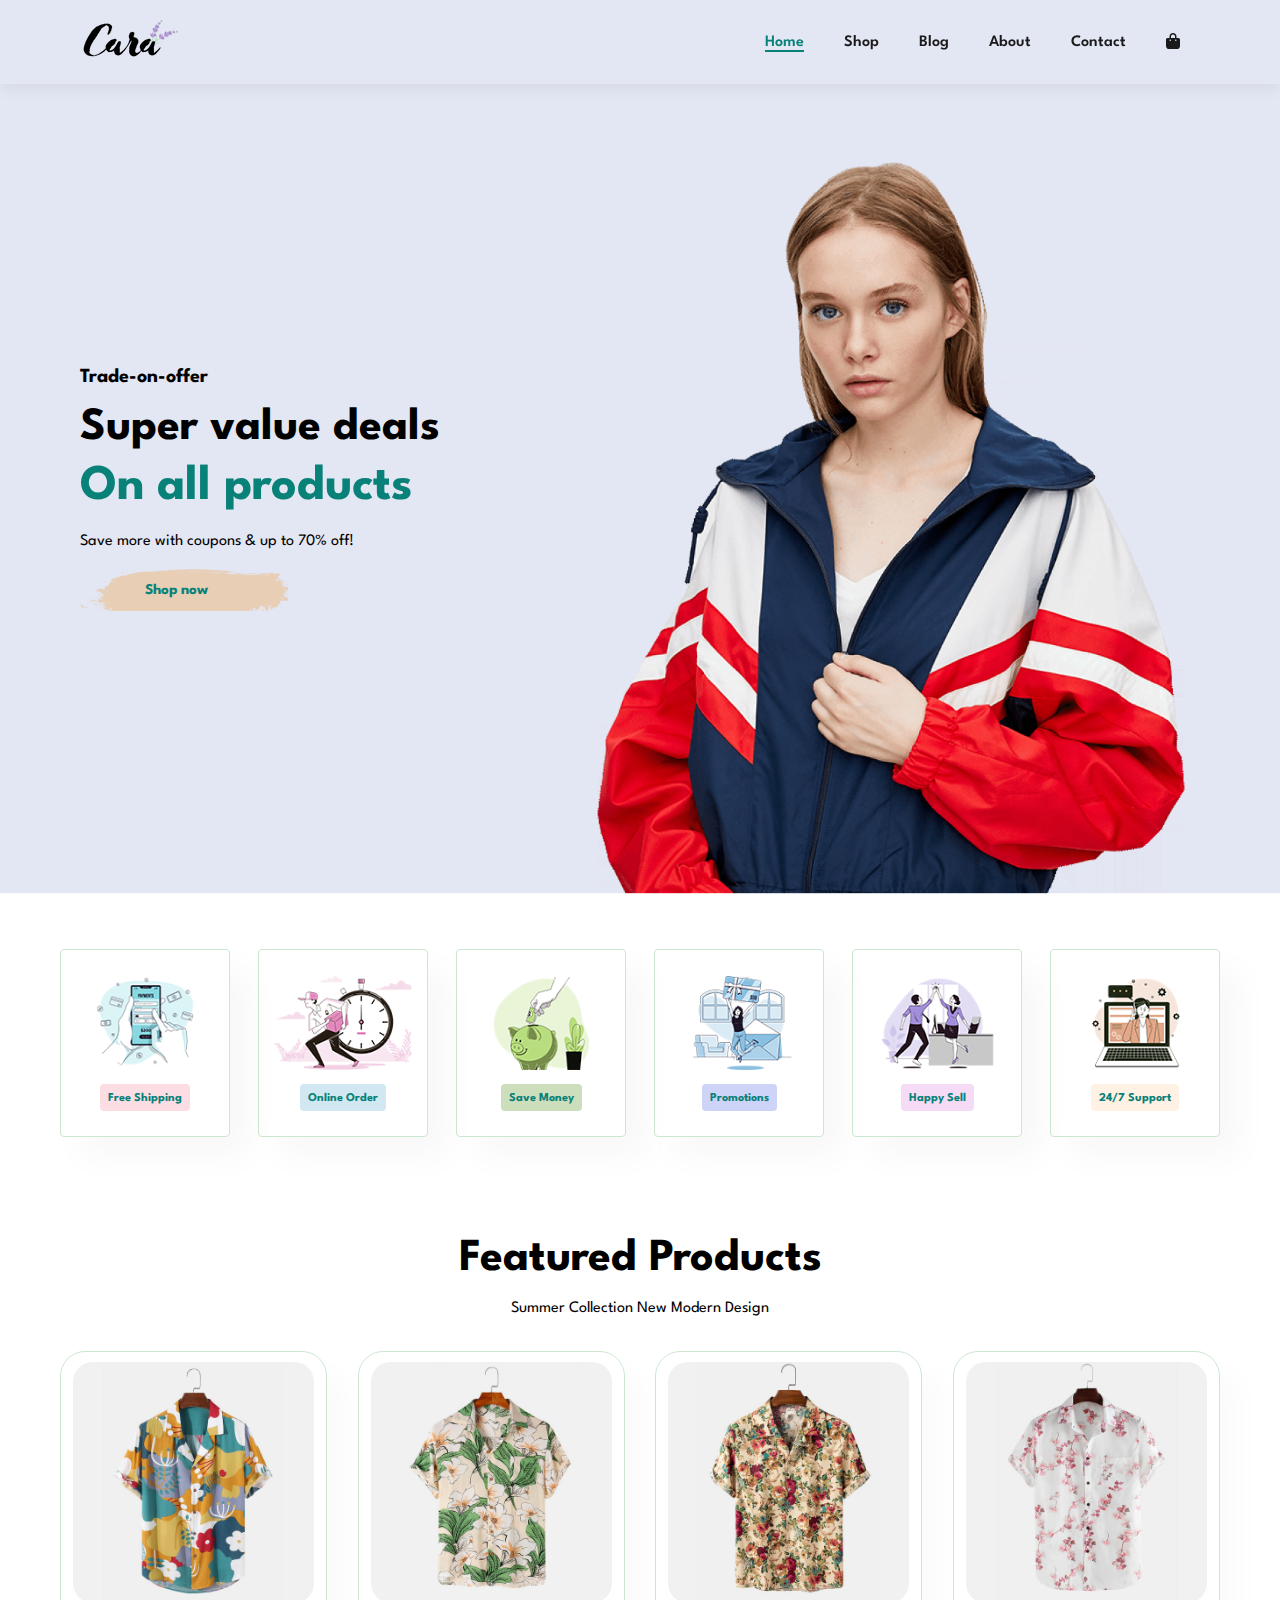
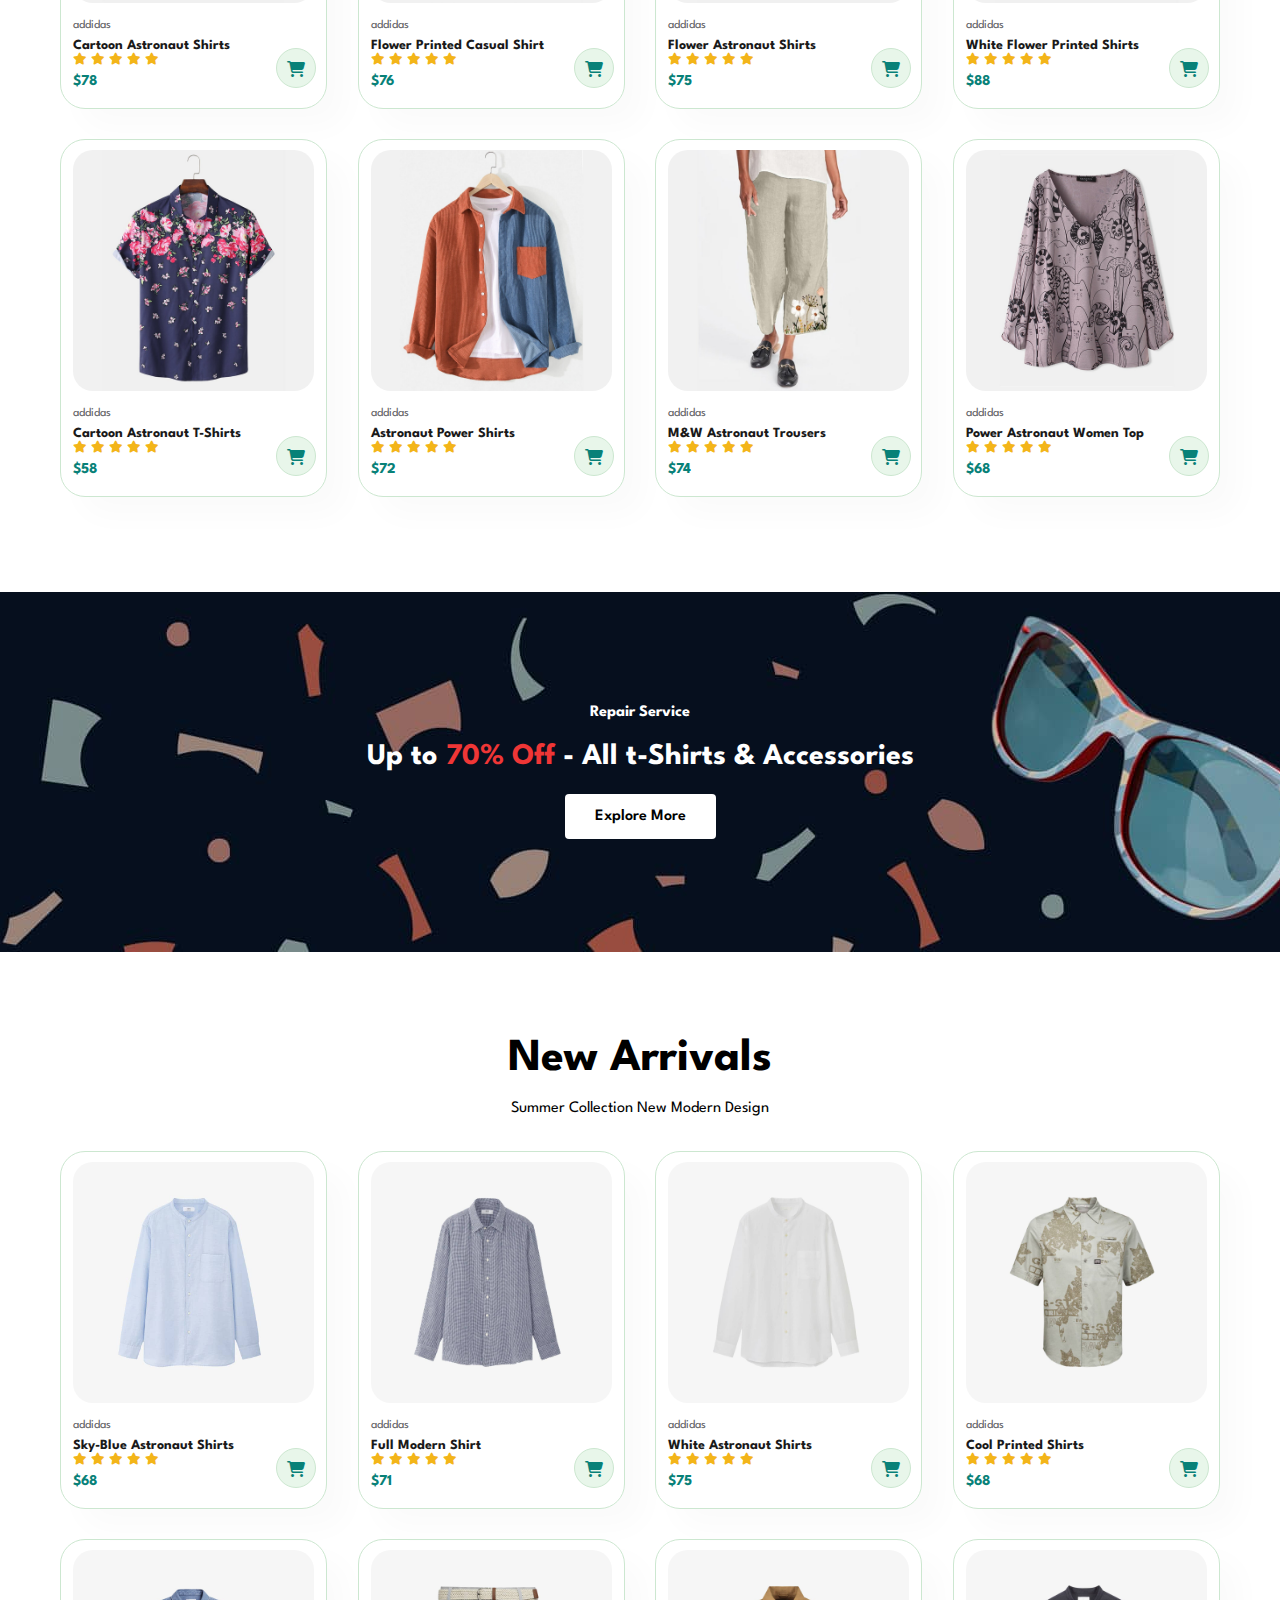
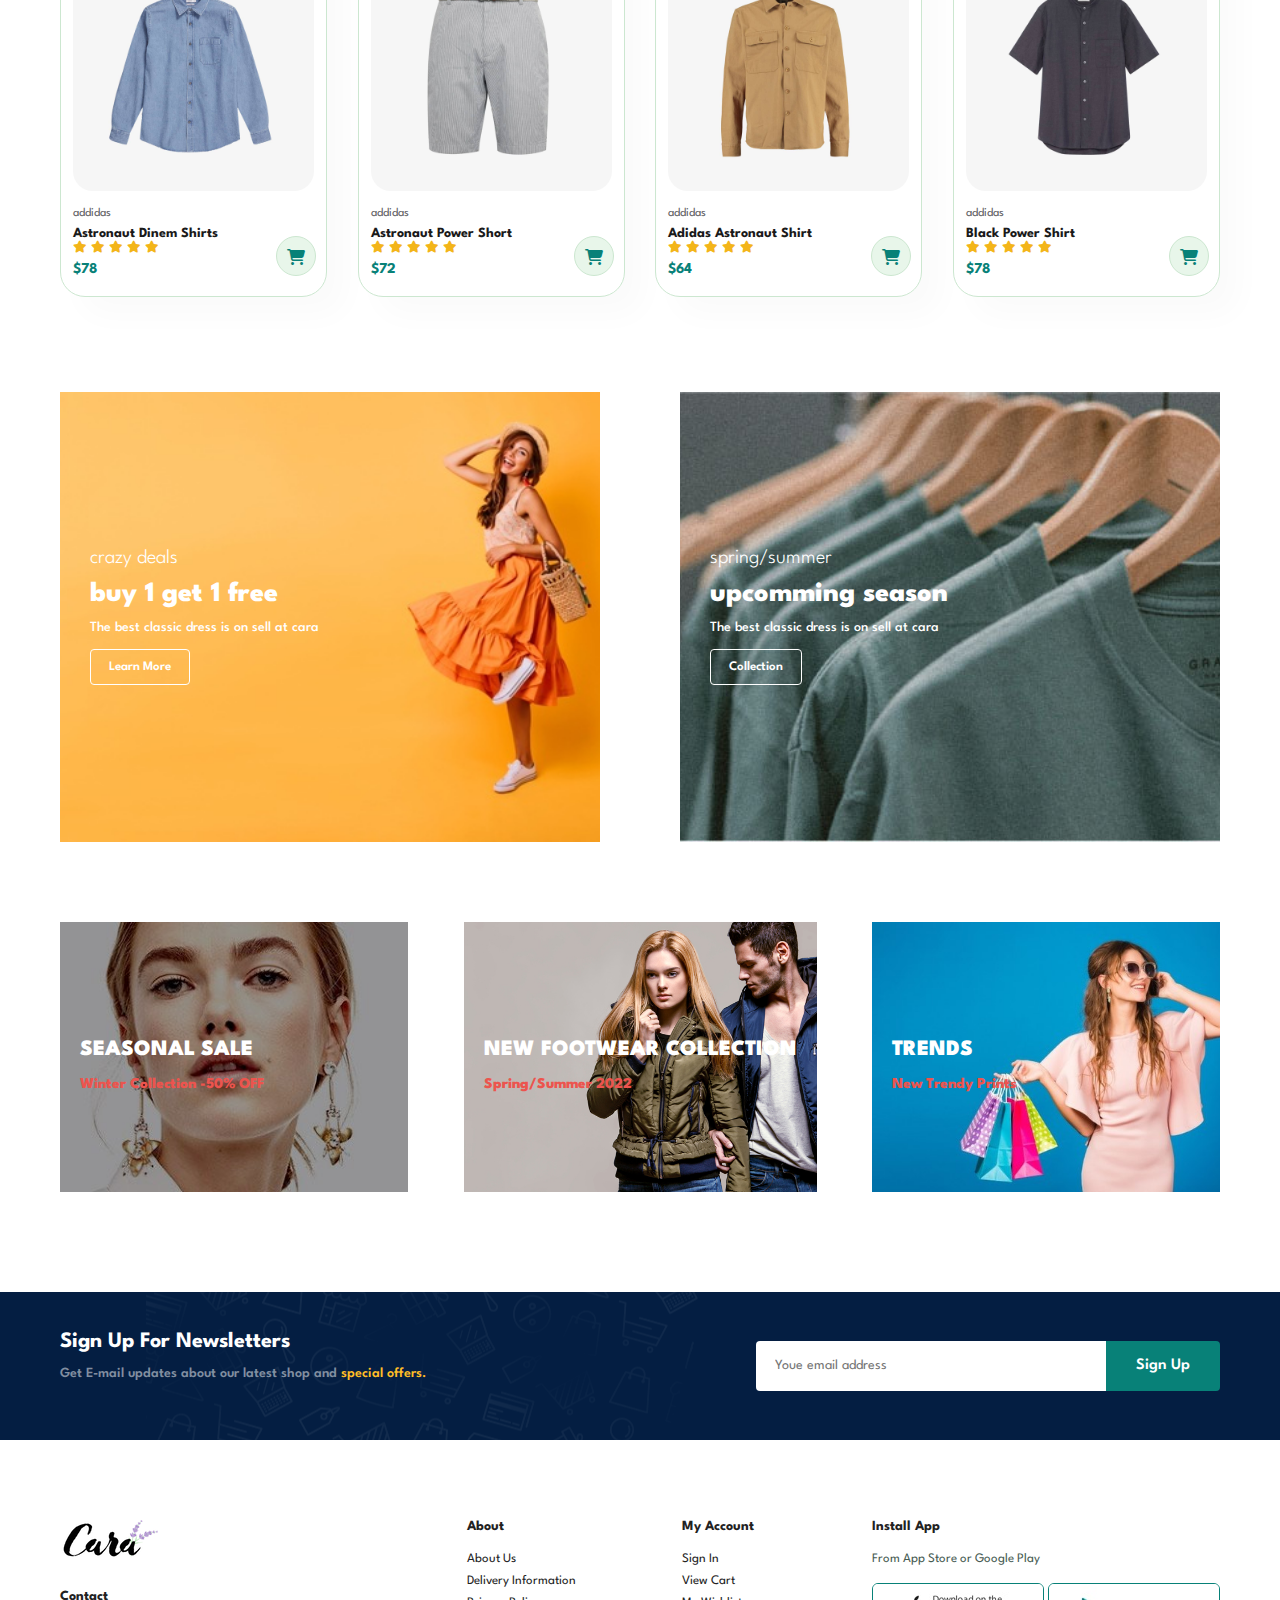
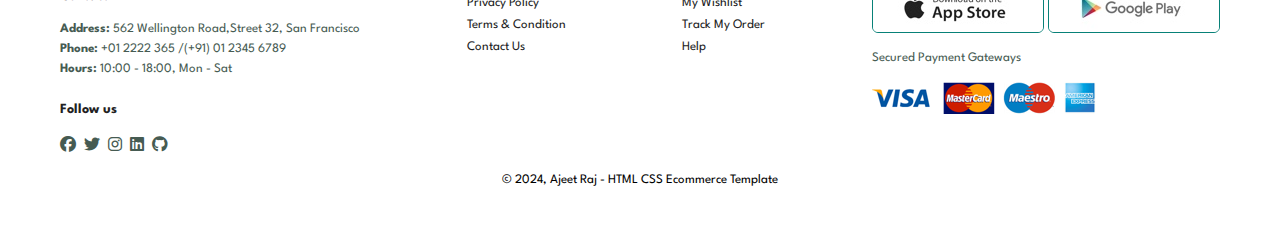
<file: index.html>
<!DOCTYPE html>
<html lang="en">
<head>
    <meta charset="UTF-8">
    <meta http-equiv="X-UA-Compatible" content="IE=edge">
    <meta name="viewport" content="width=device-width, initial-scale=1.0">
    <title>Cara-Shopping make easy </title>
    <link rel="stylesheet" href="https://cdnjs.cloudflare.com/ajax/libs/font-awesome/6.5.1/css/all.min.css"  />
    <link rel="stylesheet" href="style.css">
</head>
<body>

    <section class="header">
        <a href="#"> <img src="image/logo.png" class="logo"></a>

        <div>
            <ul class="navbar">
                <li><a class="active" href="index.html">Home</a></li>
                <li><a href="shop.html">Shop</a></li>
                <li><a href="blog.html">Blog</a></li>
                <li><a href="about.html">About</a></li>
                <li><a href="contact.html">Contact</a></li>
                <li><a class="lg-bag" href="cart.html"><i class="fa-solid fa-bag-shopping"></i></a></li>
                <a href="#" class="close"><i class="fas fa-close"></i></a>
            </ul>
        </div>
        <div class="mobile">
            <a href="cart.html"><i class="fa-solid fa-bag-shopping"></i></a>
            <i class="fas fa-outdent bar"></i>
        </div>
    </section>

    <section class="hero">
        <h4>Trade-on-offer</h4>
        <h2>Super value deals</h2>
        <h1>On all products</h1>
        <p>Save more with coupons & up to 70% off!</p>
        <button>Shop now</button>
    </section>

    <section class="feature  section-p1">
        <div class="fe-box">
            <img src="image/feature/f1.png" alt="">
            <h6>Free Shipping</h6>
        </div>
        <div class="fe-box">
            <img src="image/feature/f2.png" alt="">
            <h6>Online Order</h6>
        </div>
        <div class="fe-box">
            <img src="image/feature/f3.png" alt="">
            <h6>Save Money</h6>
        </div>
        <div class="fe-box">
            <img src="image/feature/f4.png" alt="">
            <h6>Promotions</h6>
        </div>
        <div class="fe-box">
            <img src="image/feature/f5.png" alt="">
            <h6>Happy Sell</h6>
        </div>
        <div class="fe-box">
            <img src="image/feature/f6.png" alt="">
            <h6>24/7 Support</h6>
        </div>
    
    </section>
    
    <section class="product1  section-p1" >
        <h2>Featured Products</h2>
        <p>Summer Collection New Modern Design</p>
        <div class="pro-container">
            <div class="pro">
                <img src="image/New folder/f1.jpg" alt="">
                <div class="des">
                    <span>addidas</span>
                    <h5>Cartoon Astronaut Shirts</h5>
                    <div class="star">
                        <i class="fas fa-star"></i>
                        <i class="fas fa-star"></i>
                        <i class="fas fa-star"></i>
                        <i class="fas fa-star"></i>
                        <i class="fas fa-star"></i>
                    </div>
                    <h4>$78</h4>
                </div>
                <a href="#"><i class="fa-solid fa-cart-shopping cart"></i></a>
            </div>
            <div class="pro">
                <img src="image/New folder/f2.jpg" alt="">
                <div class="des">
                    <span>addidas</span>
                    <h5> Flower Printed Casual Shirt</h5>
                    <div class="star">
                        <i class="fas fa-star"></i>
                        <i class="fas fa-star"></i>
                        <i class="fas fa-star"></i>
                        <i class="fas fa-star"></i>
                        <i class="fas fa-star"></i>
                    </div>
                    <h4>$76</h4>
                </div>
                <a href="#"><i class="fa-solid fa-cart-shopping cart"></i></a>
            </div>
            <div class="pro">
                <img src="image/New folder/f3.jpg" alt="">
                <div class="des">
                    <span>addidas</span>
                    <h5>Flower Astronaut Shirts</h5>
                    <div class="star">
                        <i class="fas fa-star"></i>
                        <i class="fas fa-star"></i>
                        <i class="fas fa-star"></i>
                        <i class="fas fa-star"></i>
                        <i class="fas fa-star"></i>
                    </div>
                    <h4>$75</h4>
                </div>
                <a href="#"><i class="fa-solid fa-cart-shopping cart"></i></a>
            </div>
            <div class="pro">
                <img src="image/New folder/f4.jpg" alt="">
                <div class="des">
                    <span>addidas</span>
                    <h5>White Flower Printed Shirts</h5>
                    <div class="star">
                        <i class="fas fa-star"></i>
                        <i class="fas fa-star"></i>
                        <i class="fas fa-star"></i>
                        <i class="fas fa-star"></i>
                        <i class="fas fa-star"></i>
                    </div>
                    <h4>$88</h4>
                </div>
                <a href="#"><i class="fa-solid fa-cart-shopping cart"></i></a>
            </div>
            <div class="pro">
                <img src="image/New folder/f5.jpg" alt="">
                <div class="des">
                    <span>addidas</span>
                    <h5>Cartoon Astronaut T-Shirts</h5>
                    <div class="star">
                        <i class="fas fa-star"></i>
                        <i class="fas fa-star"></i>
                        <i class="fas fa-star"></i>
                        <i class="fas fa-star"></i>
                        <i class="fas fa-star"></i>
                    </div>
                    <h4>$58</h4>
                </div>
                <a href="#"><i class="fa-solid fa-cart-shopping cart"></i></a>
            </div>
            <div class="pro">
                <img src="image/New folder/f6.jpg" alt="">
                <div class="des">
                    <span>addidas</span>
                    <h5>Astronaut Power Shirts</h5>
                    <div class="star">
                        <i class="fas fa-star"></i>
                        <i class="fas fa-star"></i>
                        <i class="fas fa-star"></i>
                        <i class="fas fa-star"></i>
                        <i class="fas fa-star"></i>
                    </div>
                    <h4>$72</h4>
                </div>
                <a href="#"><i class="fa-solid fa-cart-shopping cart"></i></a>
            </div>
            <div class="pro">
                <img src="image/New folder/f7.jpg" alt="">
                <div class="des">
                    <span>addidas</span>
                    <h5>M&W Astronaut Trousers</h5>
                    <div class="star">
                        <i class="fas fa-star"></i>
                        <i class="fas fa-star"></i>
                        <i class="fas fa-star"></i>
                        <i class="fas fa-star"></i>
                        <i class="fas fa-star"></i>
                    </div>
                    <h4>$74</h4>
                </div>
                <a href="#"><i class="fa-solid fa-cart-shopping cart"></i></a>
            </div>
            <div class="pro">
                <img src="image/New folder/f8.jpg" alt="">
                <div class="des">
                    <span>addidas</span>
                    <h5>Power Astronaut Women Top</h5>
                    <div class="star">
                        <i class="fas fa-star"></i>
                        <i class="fas fa-star"></i>
                        <i class="fas fa-star"></i>
                        <i class="fas fa-star"></i>
                        <i class="fas fa-star"></i>
                    </div>
                    <h4>$68</h4>
                </div>
                <a href="#"><i class="fa-solid fa-cart-shopping cart"></i></a>
            </div>
        </div>
    </section>

    <section class="banner section-m1">
        <h4>Repair Service</h4>
        <h2>Up to <span>70% Off</span> - All t-Shirts & Accessories</h2>
        <button class="normal">Explore More</button>
    </section>

    <section class="product1  section-p1" >
        <h2>New Arrivals</h2>
        <p>Summer Collection New Modern Design</p>
        <div class="pro-container">
            <div class="pro">
                <img src="image/New folder/n1.jpg" alt="">
                <div class="des">
                    <span>addidas</span>
                    <h5>Sky-Blue Astronaut Shirts</h5>
                    <div class="star">
                        <i class="fas fa-star"></i>
                        <i class="fas fa-star"></i>
                        <i class="fas fa-star"></i>
                        <i class="fas fa-star"></i>
                        <i class="fas fa-star"></i>
                    </div>
                    <h4>$68</h4>
                </div>
                <a href="#"><i class="fa-solid fa-cart-shopping cart"></i></a>
            </div>
            <div class="pro">
                <img src="image/New folder/n2.jpg" alt="">
                <div class="des">
                    <span>addidas</span>
                    <h5>Full Modern Shirt</h5>
                    <div class="star">
                        <i class="fas fa-star"></i>
                        <i class="fas fa-star"></i>
                        <i class="fas fa-star"></i>
                        <i class="fas fa-star"></i>
                        <i class="fas fa-star"></i>
                    </div>
                    <h4>$71</h4>
                </div>
                <a href="#"><i class="fa-solid fa-cart-shopping cart"></i></a>
            </div>
            <div class="pro">
                <img src="image/New folder/n3.jpg" alt="">
                <div class="des">
                    <span>addidas</span>
                    <h5>White Astronaut Shirts</h5>
                    <div class="star">
                        <i class="fas fa-star"></i>
                        <i class="fas fa-star"></i>
                        <i class="fas fa-star"></i>
                        <i class="fas fa-star"></i>
                        <i class="fas fa-star"></i>
                    </div>
                    <h4>$75</h4>
                </div>
                <a href="#"><i class="fa-solid fa-cart-shopping cart"></i></a>
            </div>
            <div class="pro">
                <img src="image/New folder/n4.jpg" alt="">
                <div class="des">
                    <span>addidas</span>
                    <h5>Cool Printed Shirts</h5>
                    <div class="star">
                        <i class="fas fa-star"></i>
                        <i class="fas fa-star"></i>
                        <i class="fas fa-star"></i>
                        <i class="fas fa-star"></i>
                        <i class="fas fa-star"></i>
                    </div>
                    <h4>$68</h4>
                </div>
                <a href="#"><i class="fa-solid fa-cart-shopping cart"></i></a>
            </div>
            <div class="pro">
                <img src="image/New folder/n5.jpg" alt="">
                <div class="des">
                    <span>addidas</span>
                    <h5>Astronaut Dinem Shirts</h5>
                    <div class="star">
                        <i class="fas fa-star"></i>
                        <i class="fas fa-star"></i>
                        <i class="fas fa-star"></i>
                        <i class="fas fa-star"></i>
                        <i class="fas fa-star"></i>
                    </div>
                    <h4>$78</h4>
                </div>
                <a href="#"><i class="fa-solid fa-cart-shopping cart"></i></a>
            </div>
            <div class="pro">
                <img src="image/New folder/n6.jpg" alt="">
                <div class="des">
                    <span>addidas</span>
                    <h5>Astronaut Power Short</h5>
                    <div class="star">
                        <i class="fas fa-star"></i>
                        <i class="fas fa-star"></i>
                        <i class="fas fa-star"></i>
                        <i class="fas fa-star"></i>
                        <i class="fas fa-star"></i>
                    </div>
                    <h4>$72</h4>
                </div>
                <a href="#"><i class="fa-solid fa-cart-shopping cart"></i></a>
            </div>
            <div class="pro">
                <img src="image/New folder/n7.jpg" alt="">
                <div class="des">
                    <span>addidas</span>
                    <h5>Adidas Astronaut Shirt</h5>
                    <div class="star">
                        <i class="fas fa-star"></i>
                        <i class="fas fa-star"></i>
                        <i class="fas fa-star"></i>
                        <i class="fas fa-star"></i>
                        <i class="fas fa-star"></i>
                    </div>
                    <h4>$64</h4>
                </div>
                <a href="#"><i class="fa-solid fa-cart-shopping cart"></i></a>
            </div>
            <div class="pro">
                <img src="image/New folder/n8.jpg" alt="">
                <div class="des">
                    <span>addidas</span>
                    <h5>Black Power Shirt</h5>
                    <div class="star">
                        <i class="fas fa-star"></i>
                        <i class="fas fa-star"></i>
                        <i class="fas fa-star"></i>
                        <i class="fas fa-star"></i>
                        <i class="fas fa-star"></i>
                    </div>
                    <h4>$78</h4>
                </div>
                <a href="#"><i class="fa-solid fa-cart-shopping cart"></i></a>
            </div>
        </div>
    </section>

    <section class="sm-banner  section-p1">
        <div class="banner-box">
            <h4>crazy deals</h4>
            <h2>buy 1 get 1 free</h2>
            <span>The best classic dress is on sell at cara</span>
            <button class="white">Learn More</button>
        </div>
        <div class="banner-box banner-box2">
            <h4>spring/summer</h4>
            <h2>upcomming season</h2>
            <span>The best classic dress is on sell at cara</span>
            <button class="white">Collection</button>
        </div>
    </section>

    <section class="banner3  section-p1">
        <div class="banner-box">
            <h2>SEASONAL SALE</h2>
            <h3>Winter Collection -50% OFF</h3>
        </div>
        <div class="banner-box banner-box2">
            <h2>NEW FOOTWEAR COLLECTION</h2>
            <h3>Spring/Summer 2022</h3>
        </div>
        <div class="banner-box banner-box3">
            <h2>TRENDS</h2>
            <h3>New Trendy Prints</h3>
        </div>
    </section>

    <section class="newsletter section-m1 section-p1">
        <div class="newstext">
            <h4>Sign Up For Newsletters</h4>
            <p>Get E-mail updates about our latest shop and <span>special offers.</span>
            </p>
        </div>
        <div class="form">
            <input type="text" placeholder="Youe email address">
            <button class="normal">Sign Up</button>
        </div>
    </section>

    <footer class="section-p1">
        <div class="col">
            <img class="logo" src="image/logo.png" alt="">
            <h4>Contact</h4>
            <p><strong>Address: </strong> 562 Wellington Road,Street 32, San Francisco</p>
            <p><strong>Phone: </strong> +01 2222 365 /(+91) 01 2345 6789</p>
            <p><strong>Hours: </strong> 10:00 - 18:00, Mon - Sat</p>
            <div class="follow">
                <h4>Follow us</h4>
                <div class="icon">
                    <i class="fab fa-facebook"></i>
                    <i class="fab fa-twitter"></i>
                    <i class="fab fa-instagram"></i>
                    <i class="fab fa-linkedin"></i>
                    <i class="fab fa-github"></i>
                </div>
            </div>

        </div>
        <div class="col">
            <h4>About</h4>
            <a href="#">About Us</a>
            <a href="#">Delivery Information</a>
            <a href="#">Privacy Policy</a>
            <a href="#">Terms & Condition</a>
            <a href="#">Contact Us</a>
        </div>

        <div class="col">
            <h4>My Account</h4>
            <a href="#">Sign In</a>
            <a href="#">View Cart</a>
            <a href="#">My Wishlist</a>
            <a href="#">Track My Order</a>
            <a href="#">Help</a>
        </div>
        <div class="col install">
            <h4>Install App</h4>
            <p>From App Store or Google Play</p>
            <div class="row">
                <img src="image/pay/app.jpg" alt="">
                <img src="image/pay/play.jpg" alt="">
            </div>
            <p>Secured Payment Gateways</p>
            <img src="image/pay/pay.png" alt="">
        </div>
        <div class="copyright">
            <p>© 2024, Ajeet Raj - HTML CSS Ecommerce Template</p>
        </div>
    </footer>

</body>
<script src="script.js"></script>

</html>
</file>
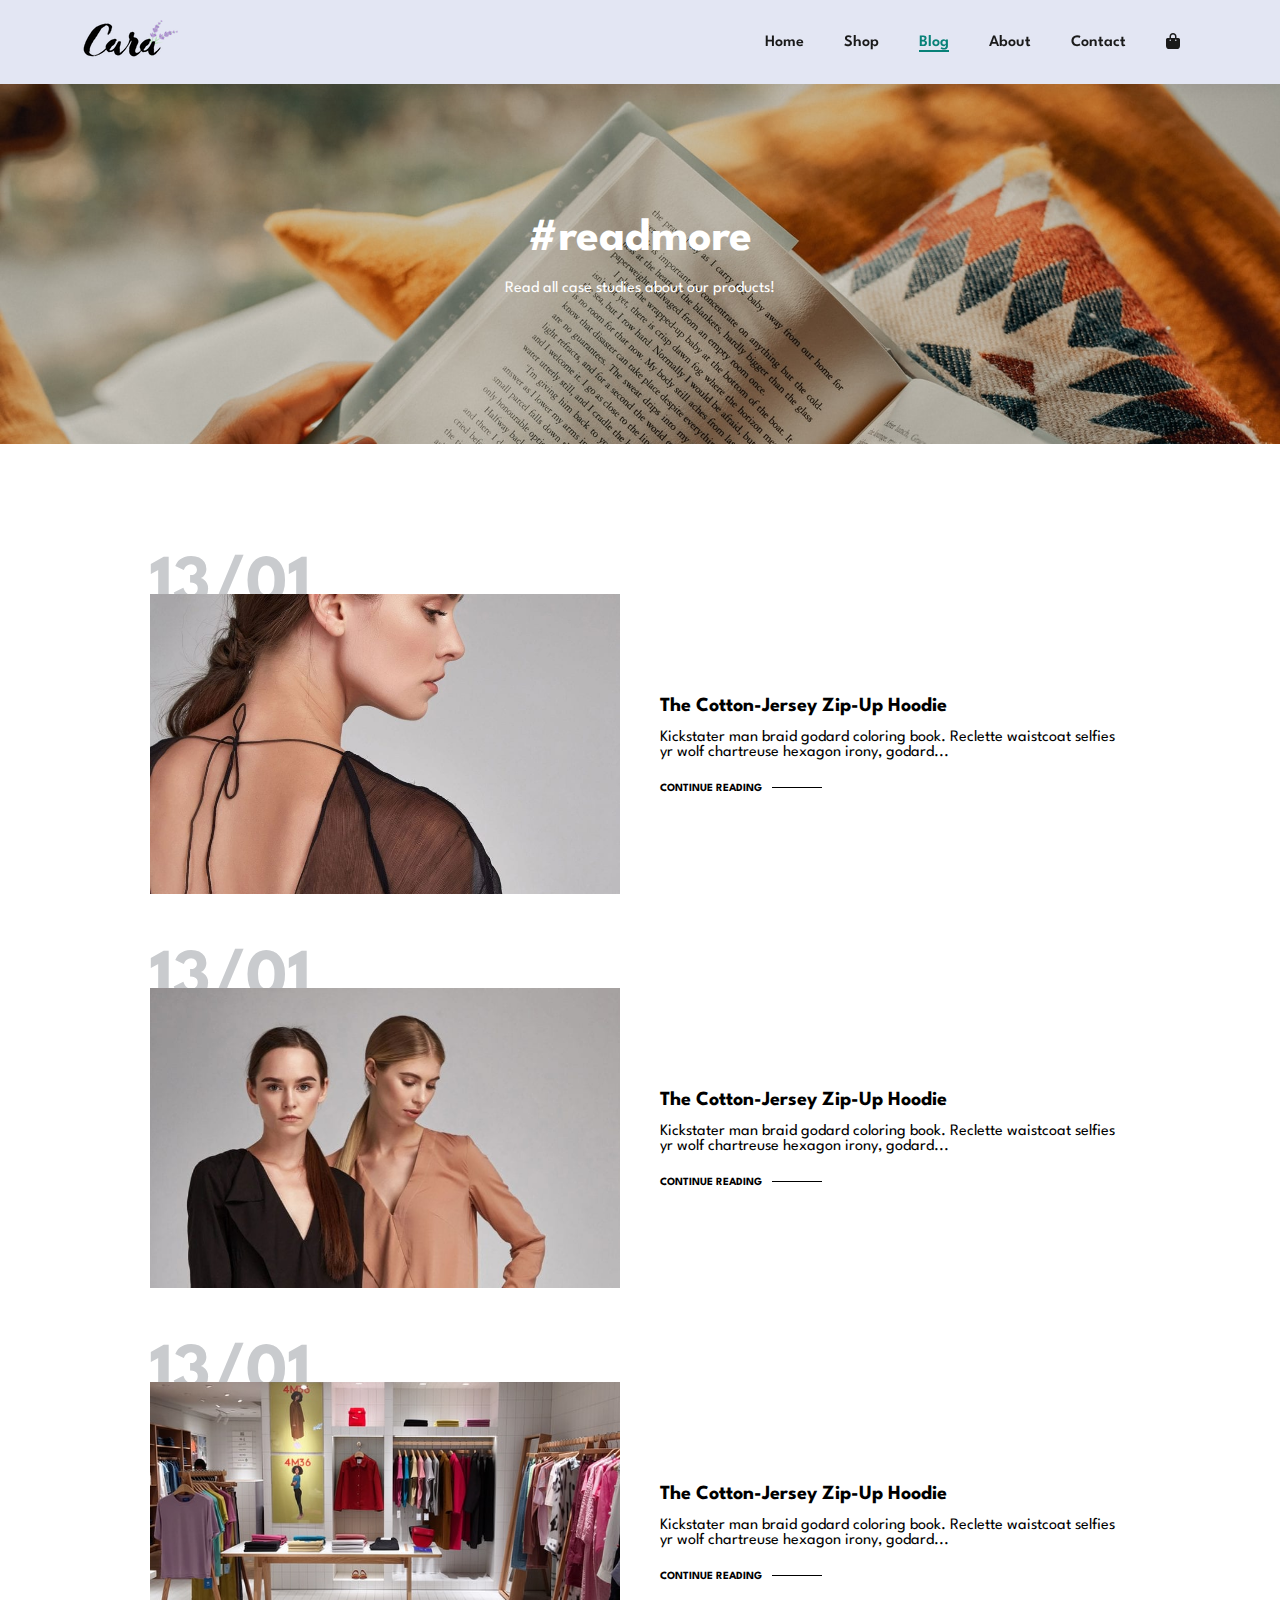
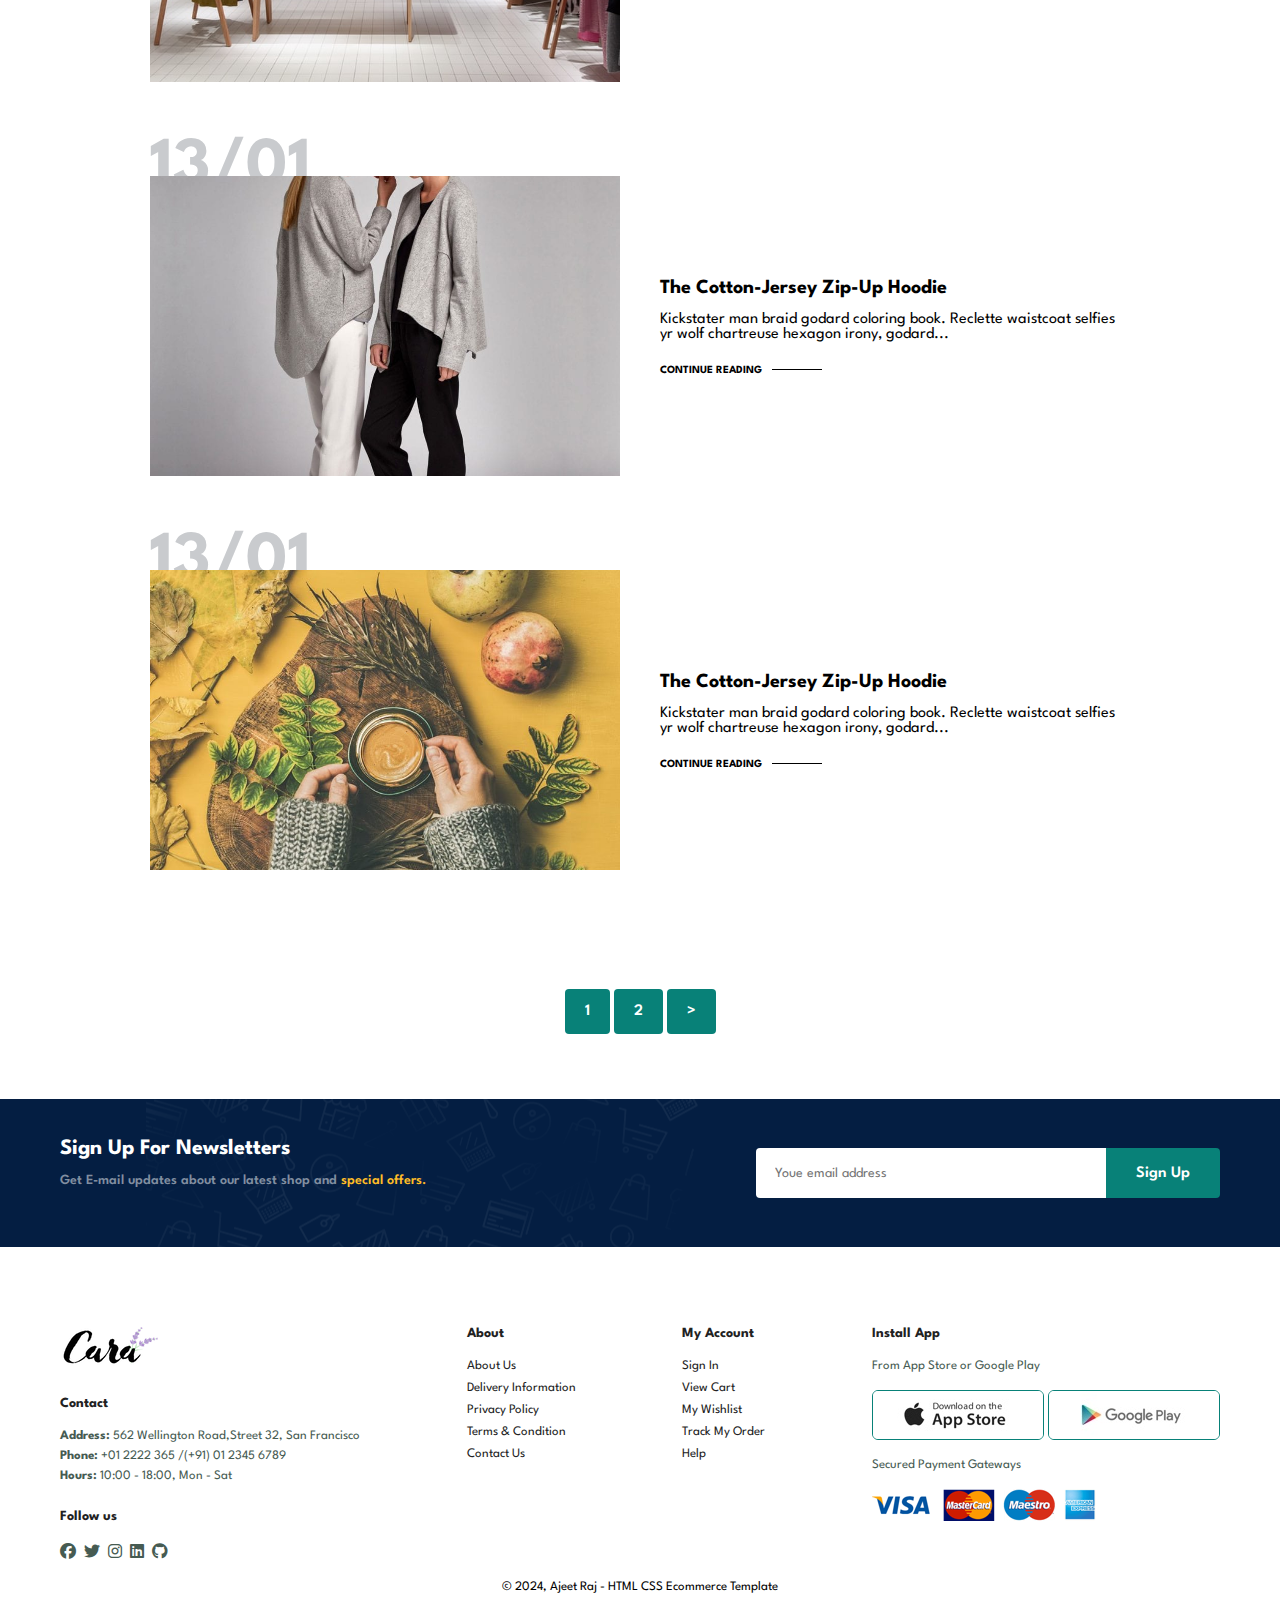
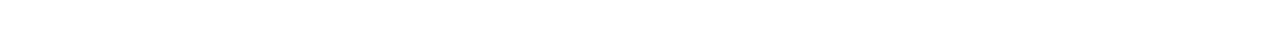
<file: blog.html>
<!DOCTYPE html>
<html lang="en">

<head>
    <meta charset="UTF-8">
    <meta http-equiv="X-UA-Compatible" content="IE=edge">
    <meta name="viewport" content="width=device-width, initial-scale=1.0">
    <title>Blog-Cara Shopping</title>
    <link rel="stylesheet" href="https://cdnjs.cloudflare.com/ajax/libs/font-awesome/6.5.1/css/all.min.css" />
    <link rel="stylesheet" href="style.css">
</head>

<body>

    <section class="header">
        <a href="#"> <img src="image/logo.png" class="logo"></a>

        <div>
            <ul class="navbar">
                <li><a href="index.html">Home</a></li>
                <li><a href="shop.html">Shop</a></li>
                <li><a class="active" href="blog.html">Blog</a></li>
                <li><a href="about.html">About</a></li>
                <li><a href="contact.html">Contact</a></li>
                <li><a class="lg-bag" href="cart.html"><i class="fa-solid fa-bag-shopping"></i></a></li>
                <a href="#" class="close"><i class="fas fa-close"></i></a>
            </ul>
        </div>
        <div class="mobile">
            <a href="cart.html"><i class="fa-solid fa-bag-shopping"></i></a>
            <i class="fas fa-outdent bar"></i>
        </div>
    </section>

    <section class="page-header blog-header">
        <h2>#readmore</h2>
        <p>Read all case studies about our products!</p>
    </section>

    <section class="blog">
        <div class="blog-box">
            <div class="blog-img">
                <img src="image/blog/b1 (1).jpg" alt="">
            </div>
            <div class="blog-details">
                <h4>The Cotton-Jersey Zip-Up Hoodie</h4>
                <p>Kickstater man braid godard coloring book. Reclette waistcoat selfies yr wolf chartreuse hexagon irony, godard...</p>
                <a href="#">CONTINUE READING </a>
            </div>
            <h1>13/01</h1>
        </div>

        <div class="blog-box">
            <div class="blog-img">
                <img src="image/blog/b2.jpg" alt="">
            </div>
            <div class="blog-details">
                <h4>The Cotton-Jersey Zip-Up Hoodie</h4>
                <p>Kickstater man braid godard coloring book. Reclette waistcoat selfies yr wolf chartreuse hexagon irony,
                    godard...</p>
                <a href="#">CONTINUE READING </a>
            </div>
            <h1>13/01</h1>
        </div>

        <div class="blog-box">
            <div class="blog-img">
                <img src="image/blog/b3.jpg" alt="">
            </div>
            <div class="blog-details">
                <h4>The Cotton-Jersey Zip-Up Hoodie</h4>
                <p>Kickstater man braid godard coloring book. Reclette waistcoat selfies yr wolf chartreuse hexagon irony,
                    godard...</p>
                <a href="#">CONTINUE READING </a>
            </div>
            <h1>13/01</h1>
        </div>

        <div class="blog-box">
            <div class="blog-img">
                <img src="image/blog/b4.jpg" alt="">
            </div>
            <div class="blog-details">
                <h4>The Cotton-Jersey Zip-Up Hoodie</h4>
                <p>Kickstater man braid godard coloring book. Reclette waistcoat selfies yr wolf chartreuse hexagon irony,
                    godard...</p>
                <a href="#">CONTINUE READING </a>
            </div>
            <h1>13/01</h1>
        </div>

        <div class="blog-box">
            <div class="blog-img">
                <img src="image/blog/b6.jpg" alt="">
            </div>
            <div class="blog-details">
                <h4>The Cotton-Jersey Zip-Up Hoodie</h4>
                <p>Kickstater man braid godard coloring book. Reclette waistcoat selfies yr wolf chartreuse hexagon irony,
                    godard...</p>
                <a href="#">CONTINUE READING </a>
            </div>
            <h1>13/01</h1>
        </div>

    </section>

    <section class="pagination section-p1">
        <a href="#">1</a>
        <a href="#">2</a>
        <a href="#">></a>
    </section>

    <section class="newsletter section-m1 section-p1">
        <div class="newstext">
            <h4>Sign Up For Newsletters</h4>
            <p>Get E-mail updates about our latest shop and <span>special offers.</span>
            </p>
        </div>
        <div class="form">
            <input type="text" placeholder="Youe email address">
            <button class="normal">Sign Up</button>
        </div>
    </section>

    <footer class="section-p1">
        <div class="col">
            <img class="logo" src="image/logo.png" alt="">
            <h4>Contact</h4>
            <p><strong>Address: </strong> 562 Wellington Road,Street 32, San Francisco</p>
            <p><strong>Phone: </strong> +01 2222 365 /(+91) 01 2345 6789</p>
            <p><strong>Hours: </strong> 10:00 - 18:00, Mon - Sat</p>
            <div class="follow">
                <h4>Follow us</h4>
                <div class="icon">
                    <i class="fab fa-facebook"></i>
                    <i class="fab fa-twitter"></i>
                    <i class="fab fa-instagram"></i>
                    <i class="fab fa-linkedin"></i>
                    <i class="fab fa-github"></i>
                </div>
            </div>

        </div>
        <div class="col">
            <h4>About</h4>
            <a href="#">About Us</a>
            <a href="#">Delivery Information</a>
            <a href="#">Privacy Policy</a>
            <a href="#">Terms & Condition</a>
            <a href="#">Contact Us</a>
        </div>

        <div class="col">
            <h4>My Account</h4>
            <a href="#">Sign In</a>
            <a href="#">View Cart</a>
            <a href="#">My Wishlist</a>
            <a href="#">Track My Order</a>
            <a href="#">Help</a>
        </div>
        <div class="col install">
            <h4>Install App</h4>
            <p>From App Store or Google Play</p>
            <div class="row">
                <img src="image/pay/app.jpg" alt="">
                <img src="image/pay/play.jpg" alt="">
            </div>
            <p>Secured Payment Gateways</p>
            <img src="image/pay/pay.png" alt="">
        </div>
        <div class="copyright">
            <p>© 2024, Ajeet Raj - HTML CSS Ecommerce Template</p>
        </div>
    </footer>

</body>
<script src="script.js"></script>

</html>
</file>
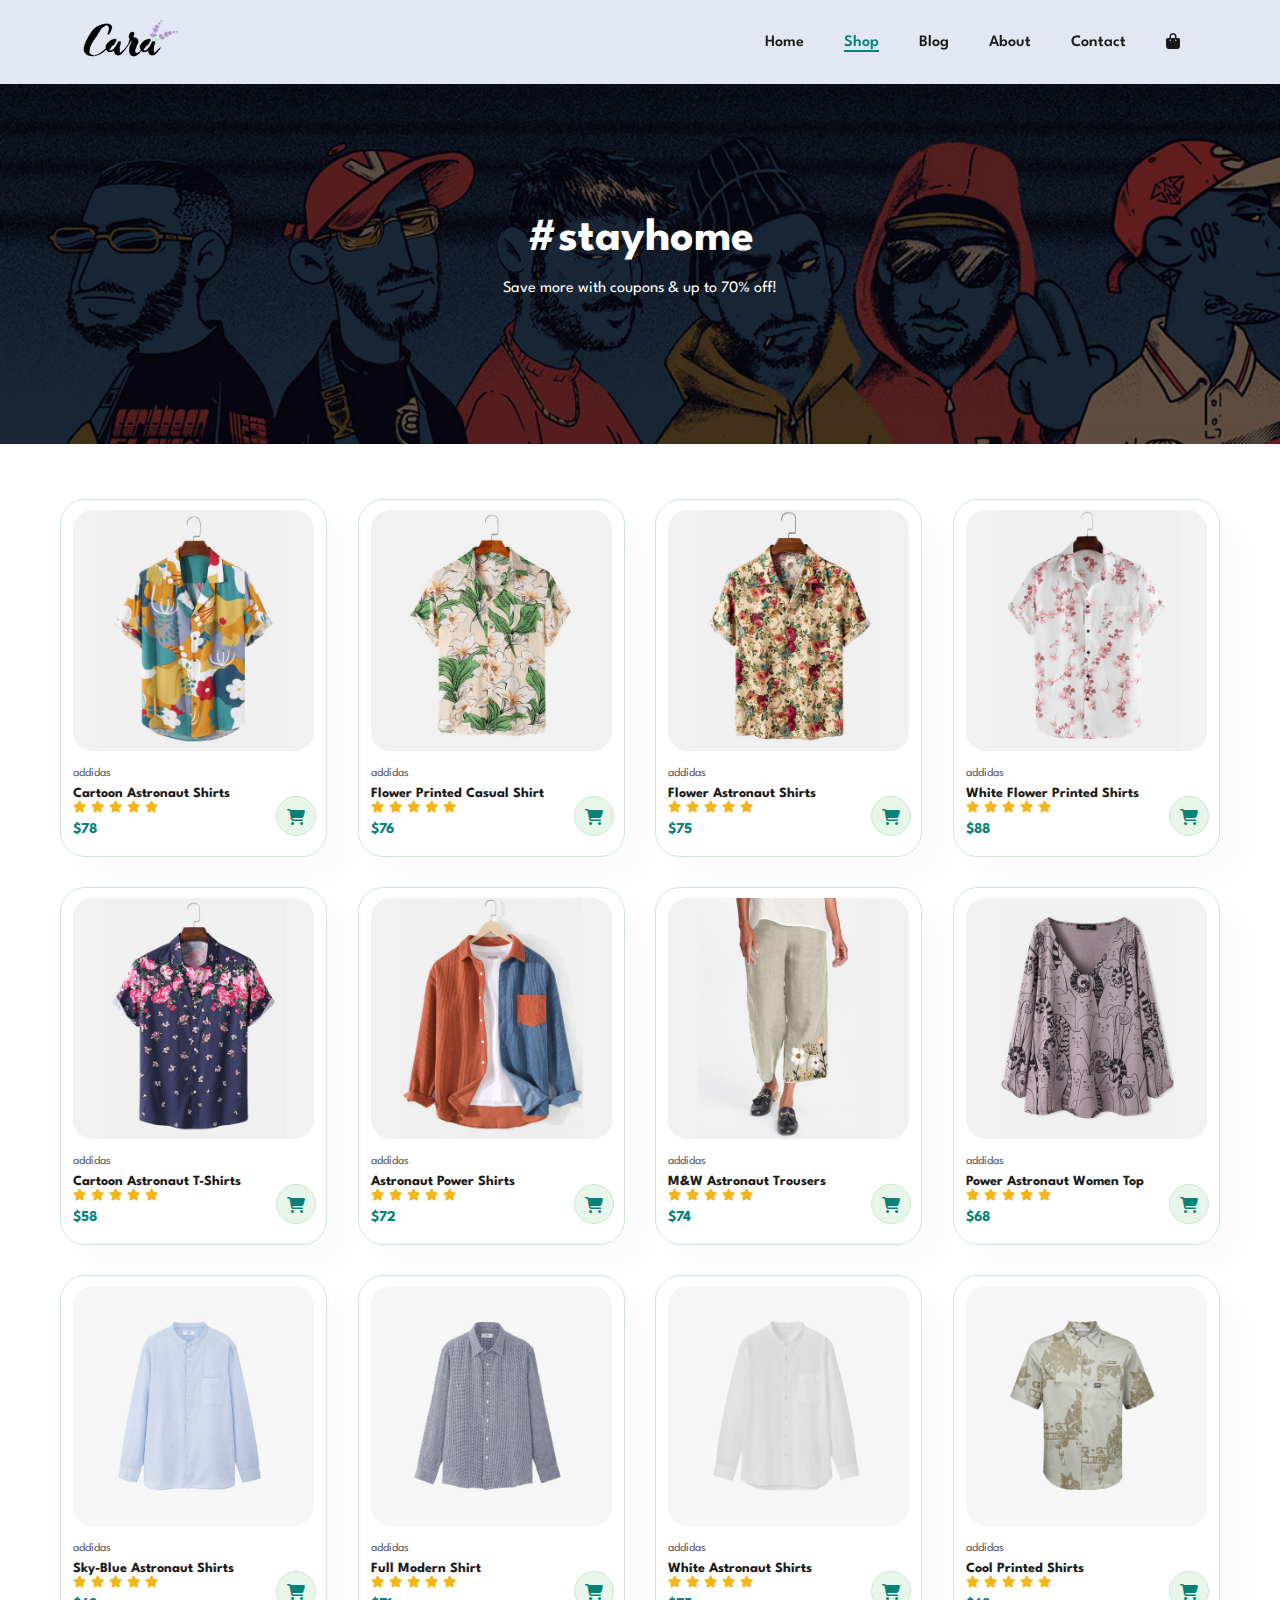
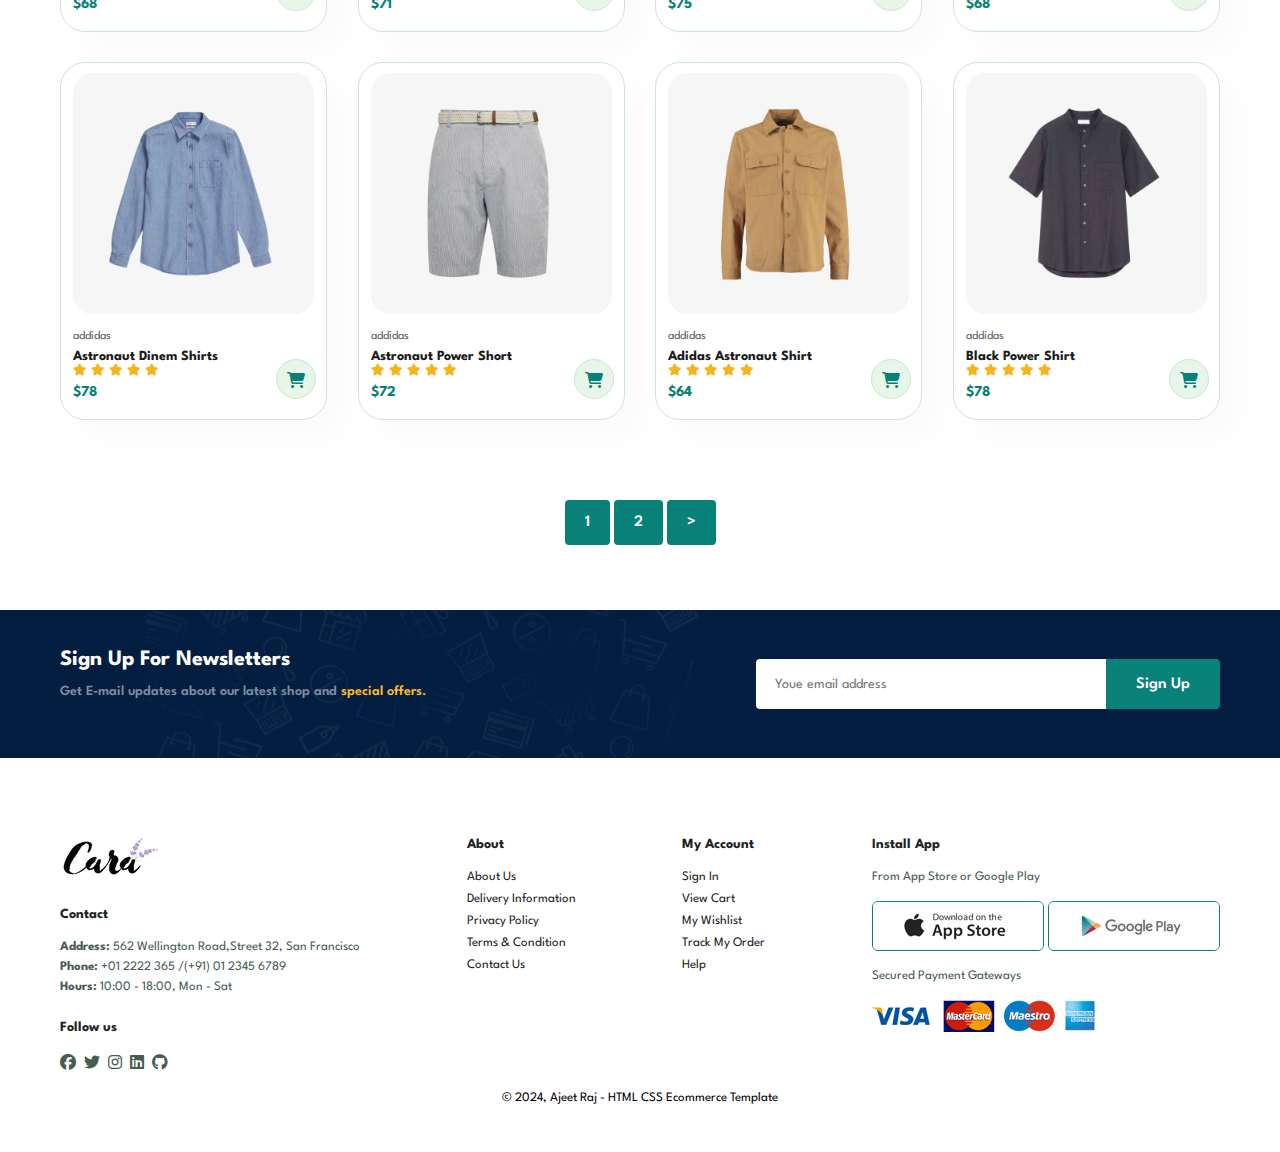
<file: shop.html>
<!DOCTYPE html>
<html lang="en">
<head>
    <meta charset="UTF-8">
    <meta http-equiv="X-UA-Compatible" content="IE=edge">
    <meta name="viewport" content="width=device-width, initial-scale=1.0">
    <title>Shop-Cara Shopping</title>
    <link rel="stylesheet" href="https://cdnjs.cloudflare.com/ajax/libs/font-awesome/6.5.1/css/all.min.css"  />
    <link rel="stylesheet" href="style.css">
</head>
<body>

    <section class="header">
        <a href="#"> <img src="image/logo.png" class="logo"></a>

        <div>
            <ul class="navbar">
                <li><a href="index.html">Home</a></li>
                <li><a class="active" href="shop.html">Shop</a></li>
                <li><a href="blog.html">Blog</a></li>
                <li><a href="about.html">About</a></li>
                <li><a href="contact.html">Contact</a></li>
                <li><a class="lg-bag" href="cart.html"><i class="fa-solid fa-bag-shopping"></i></a></li>
                <a href="#" class="close"><i class="fas fa-close"></i></a>
            </ul>
        </div>
        <div class="mobile">
            <a href="cart.html"><i class="fa-solid fa-bag-shopping"></i></a>
            <i class="fas fa-outdent bar"></i>
        </div>
    </section>

    <section class="page-header">
        <h2>#stayhome</h2>
        <p>Save more with coupons & up to 70% off!</p>
    </section>

    <section class="product1  section-p1" >
       
        <div class="pro-container">
            <div class="pro" onclick="window.location.href='sproduct.html'">
                <img src="image/New folder/f1.jpg" alt="">
                <div class="des">
                    <span>addidas</span>
                    <h5>Cartoon Astronaut Shirts</h5>
                    <div class="star">
                        <i class="fas fa-star"></i>
                        <i class="fas fa-star"></i>
                        <i class="fas fa-star"></i>
                        <i class="fas fa-star"></i>
                        <i class="fas fa-star"></i>
                    </div>
                    <h4>$78</h4>
                </div>
                <a href="#"><i class="fa-solid fa-cart-shopping cart"></i></a>
            </div>
            <div class="pro">
                <img src="image/New folder/f2.jpg" alt="">
                <div class="des">
                    <span>addidas</span>
                    <h5> Flower Printed Casual Shirt</h5>
                    <div class="star">
                        <i class="fas fa-star"></i>
                        <i class="fas fa-star"></i>
                        <i class="fas fa-star"></i>
                        <i class="fas fa-star"></i>
                        <i class="fas fa-star"></i>
                    </div>
                    <h4>$76</h4>
                </div>
                <a href="#"><i class="fa-solid fa-cart-shopping cart"></i></a>
            </div>
            <div class="pro">
                <img src="image/New folder/f3.jpg" alt="">
                <div class="des">
                    <span>addidas</span>
                    <h5>Flower Astronaut Shirts</h5>
                    <div class="star">
                        <i class="fas fa-star"></i>
                        <i class="fas fa-star"></i>
                        <i class="fas fa-star"></i>
                        <i class="fas fa-star"></i>
                        <i class="fas fa-star"></i>
                    </div>
                    <h4>$75</h4>
                </div>
                <a href="#"><i class="fa-solid fa-cart-shopping cart"></i></a>
            </div>
            <div class="pro">
                <img src="image/New folder/f4.jpg" alt="">
                <div class="des">
                    <span>addidas</span>
                    <h5>White Flower Printed Shirts</h5>
                    <div class="star">
                        <i class="fas fa-star"></i>
                        <i class="fas fa-star"></i>
                        <i class="fas fa-star"></i>
                        <i class="fas fa-star"></i>
                        <i class="fas fa-star"></i>
                    </div>
                    <h4>$88</h4>
                </div>
                <a href="#"><i class="fa-solid fa-cart-shopping cart"></i></a>
            </div>
            <div class="pro">
                <img src="image/New folder/f5.jpg" alt="">
                <div class="des">
                    <span>addidas</span>
                    <h5>Cartoon Astronaut T-Shirts</h5>
                    <div class="star">
                        <i class="fas fa-star"></i>
                        <i class="fas fa-star"></i>
                        <i class="fas fa-star"></i>
                        <i class="fas fa-star"></i>
                        <i class="fas fa-star"></i>
                    </div>
                    <h4>$58</h4>
                </div>
                <a href="#"><i class="fa-solid fa-cart-shopping cart"></i></a>
            </div>
            <div class="pro">
                <img src="image/New folder/f6.jpg" alt="">
                <div class="des">
                    <span>addidas</span>
                    <h5>Astronaut Power Shirts</h5>
                    <div class="star">
                        <i class="fas fa-star"></i>
                        <i class="fas fa-star"></i>
                        <i class="fas fa-star"></i>
                        <i class="fas fa-star"></i>
                        <i class="fas fa-star"></i>
                    </div>
                    <h4>$72</h4>
                </div>
                <a href="#"><i class="fa-solid fa-cart-shopping cart"></i></a>
            </div>
            <div class="pro">
                <img src="image/New folder/f7.jpg" alt="">
                <div class="des">
                    <span>addidas</span>
                    <h5>M&W Astronaut Trousers</h5>
                    <div class="star">
                        <i class="fas fa-star"></i>
                        <i class="fas fa-star"></i>
                        <i class="fas fa-star"></i>
                        <i class="fas fa-star"></i>
                        <i class="fas fa-star"></i>
                    </div>
                    <h4>$74</h4>
                </div>
                <a href="#"><i class="fa-solid fa-cart-shopping cart"></i></a>
            </div>
            <div class="pro">
                <img src="image/New folder/f8.jpg" alt="">
                <div class="des">
                    <span>addidas</span>
                    <h5>Power Astronaut Women Top</h5>
                    <div class="star">
                        <i class="fas fa-star"></i>
                        <i class="fas fa-star"></i>
                        <i class="fas fa-star"></i>
                        <i class="fas fa-star"></i>
                        <i class="fas fa-star"></i>
                    </div>
                    <h4>$68</h4>
                </div>
                <a href="#"><i class="fa-solid fa-cart-shopping cart"></i></a>
            </div>
            <div class="pro">
                <img src="image/New folder/n1.jpg" alt="">
                <div class="des">
                    <span>addidas</span>
                    <h5>Sky-Blue Astronaut Shirts</h5>
                    <div class="star">
                        <i class="fas fa-star"></i>
                        <i class="fas fa-star"></i>
                        <i class="fas fa-star"></i>
                        <i class="fas fa-star"></i>
                        <i class="fas fa-star"></i>
                    </div>
                    <h4>$68</h4>
                </div>
                <a href="#"><i class="fa-solid fa-cart-shopping cart"></i></a>
            </div>
            <div class="pro">
                <img src="image/New folder/n2.jpg" alt="">
                <div class="des">
                    <span>addidas</span>
                    <h5>Full Modern Shirt</h5>
                    <div class="star">
                        <i class="fas fa-star"></i>
                        <i class="fas fa-star"></i>
                        <i class="fas fa-star"></i>
                        <i class="fas fa-star"></i>
                        <i class="fas fa-star"></i>
                    </div>
                    <h4>$71</h4>
                </div>
                <a href="#"><i class="fa-solid fa-cart-shopping cart"></i></a>
            </div>
            <div class="pro">
                <img src="image/New folder/n3.jpg" alt="">
                <div class="des">
                    <span>addidas</span>
                    <h5>White Astronaut Shirts</h5>
                    <div class="star">
                        <i class="fas fa-star"></i>
                        <i class="fas fa-star"></i>
                        <i class="fas fa-star"></i>
                        <i class="fas fa-star"></i>
                        <i class="fas fa-star"></i>
                    </div>
                    <h4>$75</h4>
                </div>
                <a href="#"><i class="fa-solid fa-cart-shopping cart"></i></a>
            </div>
            <div class="pro">
                <img src="image/New folder/n4.jpg" alt="">
                <div class="des">
                    <span>addidas</span>
                    <h5>Cool Printed Shirts</h5>
                    <div class="star">
                        <i class="fas fa-star"></i>
                        <i class="fas fa-star"></i>
                        <i class="fas fa-star"></i>
                        <i class="fas fa-star"></i>
                        <i class="fas fa-star"></i>
                    </div>
                    <h4>$68</h4>
                </div>
                <a href="#"><i class="fa-solid fa-cart-shopping cart"></i></a>
            </div>
            <div class="pro">
                <img src="image/New folder/n5.jpg" alt="">
                <div class="des">
                    <span>addidas</span>
                    <h5>Astronaut Dinem Shirts</h5>
                    <div class="star">
                        <i class="fas fa-star"></i>
                        <i class="fas fa-star"></i>
                        <i class="fas fa-star"></i>
                        <i class="fas fa-star"></i>
                        <i class="fas fa-star"></i>
                    </div>
                    <h4>$78</h4>
                </div>
                <a href="#"><i class="fa-solid fa-cart-shopping cart"></i></a>
            </div>
            <div class="pro">
                <img src="image/New folder/n6.jpg" alt="">
                <div class="des">
                    <span>addidas</span>
                    <h5>Astronaut Power Short</h5>
                    <div class="star">
                        <i class="fas fa-star"></i>
                        <i class="fas fa-star"></i>
                        <i class="fas fa-star"></i>
                        <i class="fas fa-star"></i>
                        <i class="fas fa-star"></i>
                    </div>
                    <h4>$72</h4>
                </div>
                <a href="#"><i class="fa-solid fa-cart-shopping cart"></i></a>
            </div>
            <div class="pro">
                <img src="image/New folder/n7.jpg" alt="">
                <div class="des">
                    <span>addidas</span>
                    <h5>Adidas Astronaut Shirt</h5>
                    <div class="star">
                        <i class="fas fa-star"></i>
                        <i class="fas fa-star"></i>
                        <i class="fas fa-star"></i>
                        <i class="fas fa-star"></i>
                        <i class="fas fa-star"></i>
                    </div>
                    <h4>$64</h4>
                </div>
                <a href="#"><i class="fa-solid fa-cart-shopping cart"></i></a>
            </div>
            <div class="pro">
                <img src="image/New folder/n8.jpg" alt="">
                <div class="des">
                    <span>addidas</span>
                    <h5>Black Power Shirt</h5>
                    <div class="star">
                        <i class="fas fa-star"></i>
                        <i class="fas fa-star"></i>
                        <i class="fas fa-star"></i>
                        <i class="fas fa-star"></i>
                        <i class="fas fa-star"></i>
                    </div>
                    <h4>$78</h4>
                </div>
                <a href="#"><i class="fa-solid fa-cart-shopping cart"></i></a>
            </div>
        </div>
    </section>

    <section class="pagination section-p1">
        <a href="#">1</a>
        <a href="#">2</a>
        <a href="#">></a>
    </section>

    <section class="newsletter section-m1 section-p1">
        <div class="newstext">
            <h4>Sign Up For Newsletters</h4>
            <p>Get E-mail updates about our latest shop and <span>special offers.</span>
            </p>
        </div>
        <div class="form">
            <input type="text" placeholder="Youe email address">
            <button class="normal">Sign Up</button>
        </div>
    </section>

    <footer class="section-p1">
        <div class="col">
            <img class="logo" src="image/logo.png" alt="">
            <h4>Contact</h4>
            <p><strong>Address: </strong> 562 Wellington Road,Street 32, San Francisco</p>
            <p><strong>Phone: </strong> +01 2222 365 /(+91) 01 2345 6789</p>
            <p><strong>Hours: </strong> 10:00 - 18:00, Mon - Sat</p>
            <div class="follow">
                <h4>Follow us</h4>
                <div class="icon">
                    <i class="fab fa-facebook"></i>
                    <i class="fab fa-twitter"></i>
                    <i class="fab fa-instagram"></i>
                    <i class="fab fa-linkedin"></i>
                    <i class="fab fa-github"></i>
                </div>
            </div>

        </div>
        <div class="col">
            <h4>About</h4>
            <a href="#">About Us</a>
            <a href="#">Delivery Information</a>
            <a href="#">Privacy Policy</a>
            <a href="#">Terms & Condition</a>
            <a href="#">Contact Us</a>
        </div>

        <div class="col">
            <h4>My Account</h4>
            <a href="#">Sign In</a>
            <a href="#">View Cart</a>
            <a href="#">My Wishlist</a>
            <a href="#">Track My Order</a>
            <a href="#">Help</a>
        </div>
        <div class="col install">
            <h4>Install App</h4>
            <p>From App Store or Google Play</p>
            <div class="row">
                <img src="image/pay/app.jpg" alt="">
                <img src="image/pay/play.jpg" alt="">
            </div>
            <p>Secured Payment Gateways</p>
            <img src="image/pay/pay.png" alt="">
        </div>
        <div class="copyright">
            <p>© 2024, Ajeet Raj - HTML CSS Ecommerce Template</p>
        </div>
    </footer>

</body>
<script src="script.js"></script>

</html>
</file>
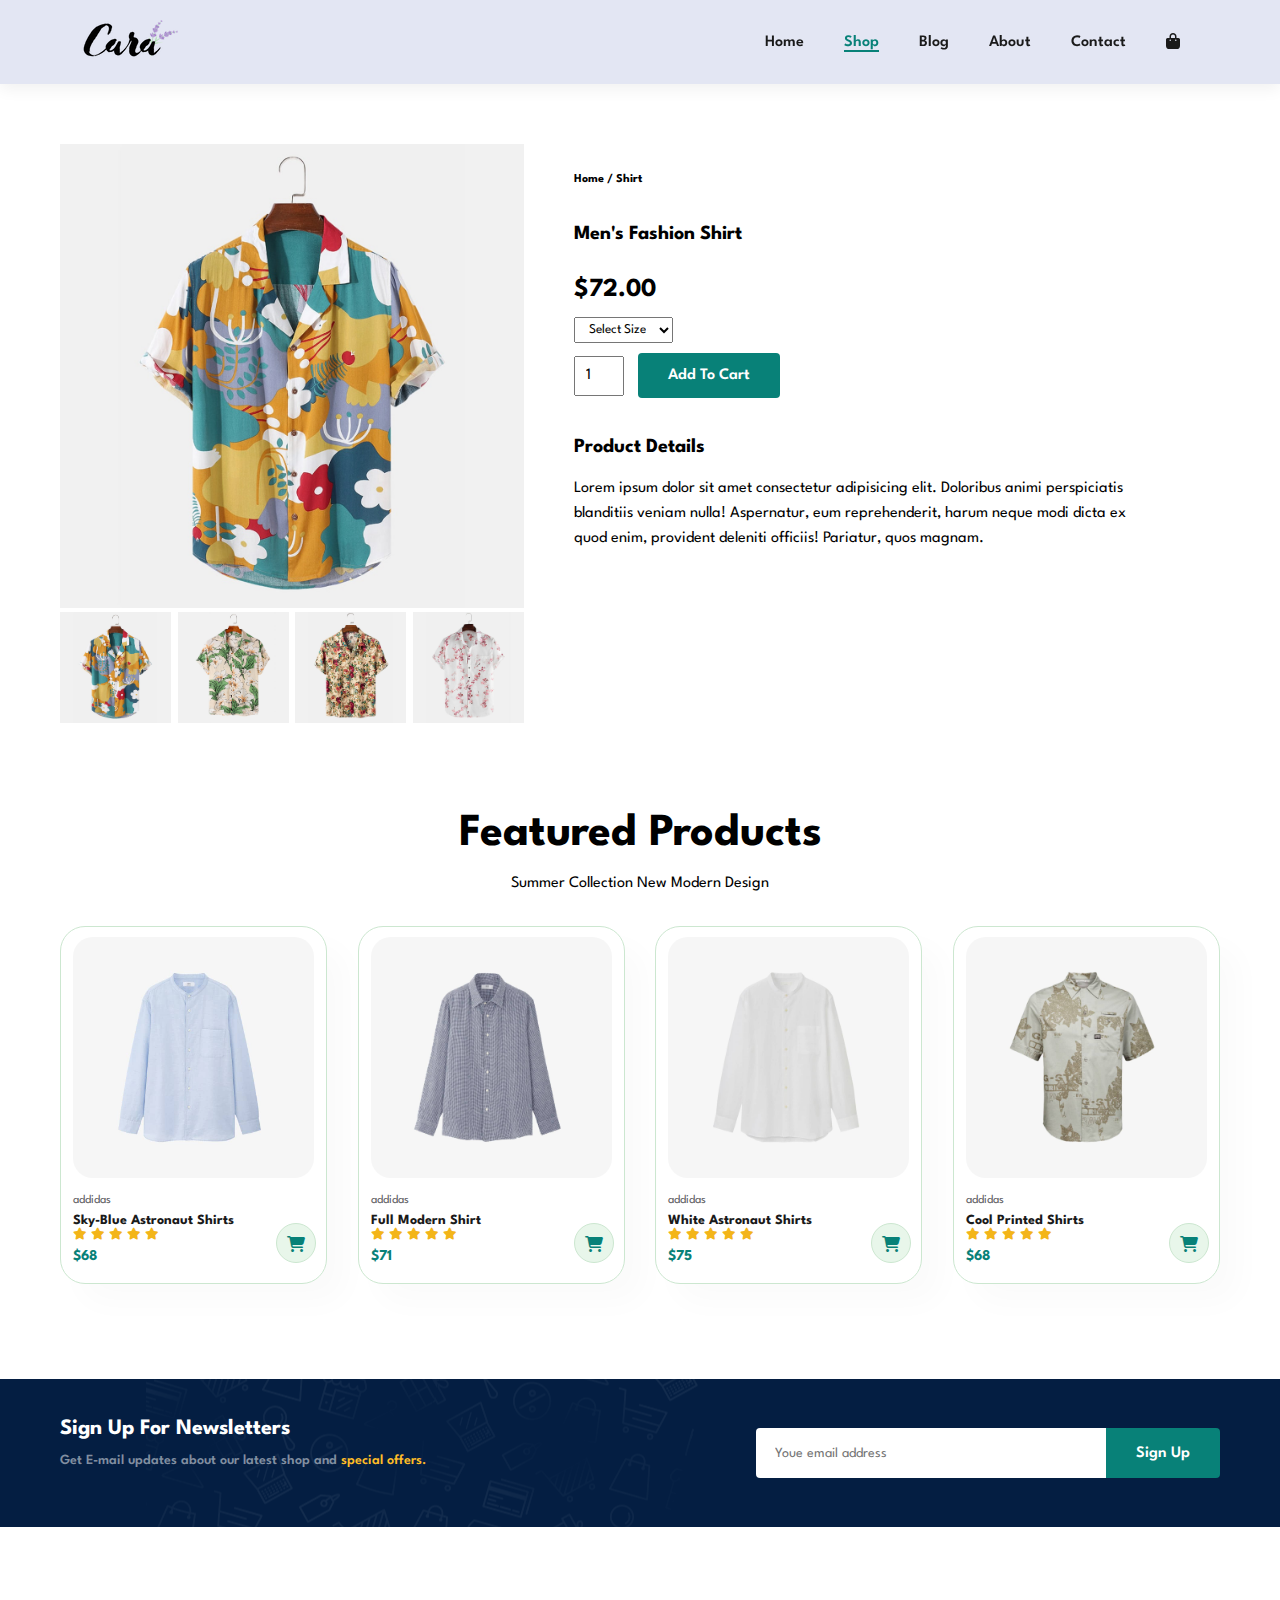
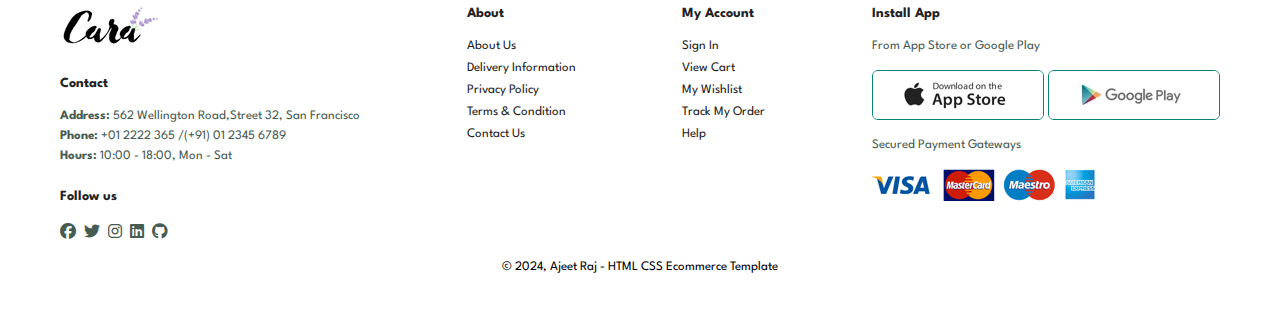
<file: sproduct.html>
<!DOCTYPE html>
<html lang="en">
<head>
    <meta charset="UTF-8">
    <meta http-equiv="X-UA-Compatible" content="IE=edge">
    <meta name="viewport" content="width=device-width, initial-scale=1.0">
    <title>Product-Cara Shopping</title>
    <link rel="stylesheet" href="https://cdnjs.cloudflare.com/ajax/libs/font-awesome/6.5.1/css/all.min.css"  />
    <link rel="stylesheet" href="style.css">
</head>
<body>

    <section class="header">
        <a href="#"> <img src="image/logo.png" class="logo"></a>

        <div>
            <ul class="navbar">
                <li><a href="index.html">Home</a></li>
                <li><a class="active" href="shop.html">Shop</a></li>
                <li><a href="blog.html">Blog</a></li>
                <li><a href="about.html">About</a></li>
                <li><a href="contact.html">Contact</a></li>
                <li><a class="lg-bag" href="cart.html"><i class="fa-solid fa-bag-shopping"></i></a></li>
                <a href="#" class="close"><i class="fas fa-close"></i></a>
            </ul>
        </div>
        <div class="mobile">
            <a href="cart.html"><i class="fa-solid fa-bag-shopping"></i></a>
            <i class="fas fa-outdent bar"></i>
        </div>
    </section>

    <section class="prodetails section-p1">
        <div class="single-pro-img">
            <img src="image/New folder/f1.jpg" width="100%" id="MainImg" alt="">
            <div class="small-img-group">
                <div class="small-img-col">
                    <img src="image/New folder/f1.jpg" width="100%" class="small-img" alt="">
                </div>
                <div class="small-img-col">
                    <img src="image/New folder/f2.jpg" width="100%" class="small-img" alt="">
                </div>
                <div class="small-img-col">
                    <img src="image/New folder/f3.jpg" width="100%" class="small-img" alt="">
                </div>
                <div class="small-img-col">
                    <img src="image/New folder/f4.jpg" width="100%" class="small-img" alt="">
                </div>
            </div>
        </div>
        <div class="single-pro-detail">
            <h6>Home / Shirt</h6>
            <h4>Men's Fashion Shirt</h4>
            <h2>$72.00</h2>
            <select>
                <option>Select Size</option>
                <option>Small</option>
                <option>Medium</option>
                <option>Large</option>
                <option>XL</option>
                <option>XXL</option>
            </select>
            <input type="number" value="1" min="0">
            <button class="normal">Add To Cart</button>
            <h4>Product Details</h4>
            <span>Lorem ipsum dolor sit amet consectetur adipisicing elit. 
                Doloribus animi perspiciatis blanditiis veniam nulla! Aspernatur, 
                eum reprehenderit, harum neque modi dicta ex quod enim, provident 
                deleniti officiis! Pariatur, quos magnam.</span>
        </div>
    </section>

    <section class="product1  section-p1">
        <h2>Featured Products</h2>
        <p>Summer Collection New Modern Design</p>
        <div class="pro-container">
            <div class="pro">
                <img src="image/New folder/n1.jpg" alt="">
                <div class="des">
                    <span>addidas</span>
                    <h5>Sky-Blue Astronaut Shirts</h5>
                    <div class="star">
                        <i class="fas fa-star"></i>
                        <i class="fas fa-star"></i>
                        <i class="fas fa-star"></i>
                        <i class="fas fa-star"></i>
                        <i class="fas fa-star"></i>
                    </div>
                    <h4>$68</h4>
                </div>
                <a href="#"><i class="fa-solid fa-cart-shopping cart"></i></a>
            </div>
            <div class="pro">
                <img src="image/New folder/n2.jpg" alt="">
                <div class="des">
                    <span>addidas</span>
                    <h5>Full Modern Shirt</h5>
                    <div class="star">
                        <i class="fas fa-star"></i>
                        <i class="fas fa-star"></i>
                        <i class="fas fa-star"></i>
                        <i class="fas fa-star"></i>
                        <i class="fas fa-star"></i>
                    </div>
                    <h4>$71</h4>
                </div>
                <a href="#"><i class="fa-solid fa-cart-shopping cart"></i></a>
            </div>
            <div class="pro">
                <img src="image/New folder/n3.jpg" alt="">
                <div class="des">
                    <span>addidas</span>
                    <h5>White Astronaut Shirts</h5>
                    <div class="star">
                        <i class="fas fa-star"></i>
                        <i class="fas fa-star"></i>
                        <i class="fas fa-star"></i>
                        <i class="fas fa-star"></i>
                        <i class="fas fa-star"></i>
                    </div>
                    <h4>$75</h4>
                </div>
                <a href="#"><i class="fa-solid fa-cart-shopping cart"></i></a>
            </div>
            <div class="pro">
                <img src="image/New folder/n4.jpg" alt="">
                <div class="des">
                    <span>addidas</span>
                    <h5>Cool Printed Shirts</h5>
                    <div class="star">
                        <i class="fas fa-star"></i>
                        <i class="fas fa-star"></i>
                        <i class="fas fa-star"></i>
                        <i class="fas fa-star"></i>
                        <i class="fas fa-star"></i>
                    </div>
                    <h4>$68</h4>
                </div>
                <a href="#"><i class="fa-solid fa-cart-shopping cart"></i></a>
            </div>
            
        </div>
    </section>

    <section class="newsletter section-m1 section-p1">
        <div class="newstext">
            <h4>Sign Up For Newsletters</h4>
            <p>Get E-mail updates about our latest shop and <span>special offers.</span>
            </p>
        </div>
        <div class="form">
            <input type="text" placeholder="Youe email address">
            <button class="normal">Sign Up</button>
        </div>
    </section>

    <footer class="section-p1">
        <div class="col">
            <img class="logo" src="image/logo.png" alt="">
            <h4>Contact</h4>
            <p><strong>Address: </strong> 562 Wellington Road,Street 32, San Francisco</p>
            <p><strong>Phone: </strong> +01 2222 365 /(+91) 01 2345 6789</p>
            <p><strong>Hours: </strong> 10:00 - 18:00, Mon - Sat</p>
            <div class="follow">
                <h4>Follow us</h4>
                <div class="icon">
                    <i class="fab fa-facebook"></i>
                    <i class="fab fa-twitter"></i>
                    <i class="fab fa-instagram"></i>
                    <i class="fab fa-linkedin"></i>
                    <i class="fab fa-github"></i>
                </div>
            </div>

        </div>
        <div class="col">
            <h4>About</h4>
            <a href="#">About Us</a>
            <a href="#">Delivery Information</a>
            <a href="#">Privacy Policy</a>
            <a href="#">Terms & Condition</a>
            <a href="#">Contact Us</a>
        </div>

        <div class="col">
            <h4>My Account</h4>
            <a href="#">Sign In</a>
            <a href="#">View Cart</a>
            <a href="#">My Wishlist</a>
            <a href="#">Track My Order</a>
            <a href="#">Help</a>
        </div>
        <div class="col install">
            <h4>Install App</h4>
            <p>From App Store or Google Play</p>
            <div class="row">
                <img src="image/pay/app.jpg" alt="">
                <img src="image/pay/play.jpg" alt="">
            </div>
            <p>Secured Payment Gateways</p>
            <img src="image/pay/pay.png" alt="">
        </div>
        <div class="copyright">
            <p>© 2024, Ajeet Raj - HTML CSS Ecommerce Template</p>
        </div>
    </footer>

    <script>
        var MainImg = document.getElementById('MainImg');
        var SmallImg = document.getElementsByClassName('small-img');

        SmallImg[0].onclick =function(){
            MainImg.src =SmallImg[0].src;
        }
        SmallImg[1].onclick =function(){
            MainImg.src =SmallImg[1].src;
        }
        SmallImg[2].onclick =function(){
            MainImg.src =SmallImg[2].src;
        }
        SmallImg[3].onclick =function(){
            MainImg.src =SmallImg[3].src;
        }

    </script>

</body>
<script src="script.js"></script>

</html>
</file>
<file: style.css>
@import url("https://fonts.googleapis.com/css2?family=Spartan:wght@400;500;600;700;800;900&display=swap");
*{
    padding: 0;
    margin: 0;
    box-sizing: border-box;
    font-family: 'Spartan' , sans-serif ;
}
h1{
    font-size: 50px;
    line-height: 64px;
    columns: #222;
}
h2{
    font-size: 46px;
    line-height: 54px;
    columns: #222;
}
h4{
    font-size: 20px;
    columns: #222;
}
h6{
    font-weight: 700;
    font-size: 12px;
}
p{
   font-size: 16px;
   columns: #465b52;
   margin: 15px 0 20px 0;
}
.section-p1{
    padding: 40px 60px;
}
.section-m1{
    margin: 40px 0;
}
button.normal{
    font-size: 16px;
    font-weight: 600;
    padding: 15px 30px;
    color: #000;
    background-color: #fff;
    border-radius: 4px;
    cursor: pointer;
    border: none;
    outline: none;
    transition: 0.2s;
}
button.white{
    font-size: 13px;
    font-weight: 600;
    padding: 11px 18px;
    color: #fff;
    background-color:transparent;
    border-radius: 4px;
    cursor: pointer;
    border: 1px solid #fff;
    outline: none;
    transition: 0.2s;
}
body{
    width: 100%;
}

/* ....................Header.............................. */

.header{
    display: flex;
    align-items: center;
    justify-content:space-between;
    padding: 20px 80px;
    background: #e3e6f3;
    box-shadow: 0 5px 15px rgba(0, 0, 0, 0.06);
    z-index: 999;
    position: sticky;
    top: 0;
    right: 0;
}
.navbar{
    display: flex;
    align-items: center;
    justify-content: center;
}
.navbar li{
    list-style: none;
    padding: 0 20px;
    position: relative;
}
.navbar li a{
    text-decoration: none;
    font-size: 16px;
    font-weight: 600;
    color: #1a1a1a;
    transition:  0.2s ease;
}
.navbar li a:hover ,
.navbar li a.active{
    color: #088178;
    border-bottom: 2px solid #088178 ;
}
.mobile{
    display: none;
    align-items: center  ;
}
.close{
    display: none;
}

/* ...........................Home............................ */

.hero{
    background-image: url('image/hero4.png');
    height: 90vh;
    width: 100%;
    background-size:cover ;
    background-position: top 25% right 0%;
    padding: 0 80px;
    display: flex;
    flex-direction: column;
    align-items: flex-start;
    justify-content:center;
}
.hero h4{
    padding-bottom:15px;
}
.hero h1{
    color: #088178;
}
.hero button{
    background-image: url("image/button.png");
    background-color: transparent;
    color: #088178;
    border: 0;
    padding: 14px 80px 14px 65px;
    background-repeat: no-repeat;
    cursor: pointer;
    font-size: 15px;
    font-weight: 700;
}

/* .......................Feature................... */


.feature{
    display: flex;
    align-items: center;
    justify-content: space-between;
    flex-wrap: wrap;
}
.feature .fe-box{
    width: 170px;
    text-align: center;
    padding: 25px 15px;
    box-shadow: 20px 20px 34px rgba(0, 0, 0, 0.03);
    border: 1px solid #cce7d0;
    border-radius: 4px;
    margin: 15px 0;
}
.feature .fe-box:hover{
    box-shadow: 10px 10px 54px rgba(70, 62, 221, 0.1);
}
.feature .fe-box img{
    width: 100%;
    margin-bottom: 10px;
}
.feature .fe-box h6{
    display: inline-block;
    padding: 9px 8px 6px 8px;
    line-height: 1;
    border-radius: 4px;
    color: #088178;
    background-color: #fddde4;
}
.feature .fe-box:nth-child(2) h6{
   background-color: #d1e8f2;
}
.feature .fe-box:nth-child(3) h6{
   background-color: #cddebc;
}
.feature .fe-box:nth-child(4) h6{
   background-color: #cdd4f8;
}
.feature .fe-box:nth-child(5) h6{
   background-color: #f6dbf6;
}
.feature .fe-box:nth-child(6) h6{
   background-color: #fff2e5; 
}


/* ............................Product................................ */

.product1{
    text-align: center;

}
.product1 .pro-container{
    display: flex;
    justify-content: space-between;
    /* padding: 20px; */
    flex-wrap:wrap ;
}
.product1 .pro{
    width: 23%;
    min-width: 250px;
    padding: 10px 12px;
    border: 1px solid #cce7d0;
    border-radius: 25px;
    cursor:pointer;
    box-shadow: 20px 20px 30px rgba(0, 0, 0, 0.02);
    margin: 15px 0;
    transition: 0.2s ease;
    position: relative;
}
.product1 .pro:hover{
    box-shadow: 20px 20px 30px rgba(0, 0, 0, 0.06);   
}
.product1 .pro img{
    width: 100%;
    border-radius: 20px;
}
.product1 .pro .des{
    text-align: start;
    padding: 10px 0;
}
.product1 .pro .des span{
    font-size: 12px;
    color: #606063;
}
.product1 .pro .des h5{
    font-size: 14px;
    padding-top: 7px;
    color: #1a1a1a;
}
.product1 .pro .des i{
 font-size: 12px;
 color: rgb(243, 181, 25);
}
.product1 .pro .des h4{
    font-size: 15px;
    font-weight: 700;
    padding-top: 7px;
    color: #088178;
}
.product1 .pro .cart{
    width: 40px;
    height: 40px;
    line-height: 40px;
    border-radius: 50px;
    background-color: #e8f6ea;
    color: #088178;
    border: 1px solid #cce7d0;
    font-weight: 600;
    position: absolute;
    bottom: 20px;
    right: 10px;
}

/* ..................................Banner................................ */

.banner{
    display: flex;
    flex-direction: column;
    justify-content: center;
    align-items: center;
    text-align: center;
    background-image: url("image/bannner/b2.jpg");
    width: 100%;
    height: 40vh;
    background-size: cover;
    background-position: center;
}
.banner h4{
    color: #fff;
    font-size: 16px;
}
.banner h2{
    color: #fff;
    font-size: 30px;
    padding: 10px 0;
}
.banner h2 span{
    color: #ef3636;
}
.banner button:hover{
    background-color: #088178;
    color: #fff;
}
.sm-banner {
    display: flex;
    justify-content: space-between;
    flex-wrap: wrap;
    /* padding: 40px 70px; */
}
.sm-banner .banner-box{
    display: flex;
    flex-direction: column;
    justify-content: center;
    align-items:flex-start;
    background-image: url("image/bannner/b17.jpg");
    min-width: 540px;
    height: 50vh;
    background-size: cover;
    background-position: center;
    padding: 30px;
    
}
.sm-banner .banner-box2{
    background-image: url("image/bannner/b10.jpg");
}
.sm-banner h4{
    font-size: 20px;
    font-weight: 300;
    color: #fff;
}
.sm-banner h2{
    font-size: 28px;
    font-weight: 800;
    color: #fff;
}
.sm-banner span{
    color: #fff;
    font-size: 14px;
    font-weight: 500;
    padding-bottom: 15px;
}
.sm-banner .banner-box:hover button{
    background-color: #088178;
    border: 1px solid #088178;
}

.banner3{
    display: flex;
    justify-content: space-between;
    flex-wrap: wrap;
    /* padding: 0 70px; */
}

.banner3 .banner-box{
    display: flex;
    flex-direction: column;
    justify-content: center;
    align-items:flex-start;
    background-image: url("image/bannner/b7.jpg");
    min-width:30%;
    height: 30vh;
    background-size: cover;
    background-position: center;
    padding: 20px;
    margin-bottom: 20px;
}
.banner3 h2{
    color: #fff;
    font-size: 22px;
    font-weight:900;
}
.banner3 h3{
    color: #ec544e;
    font-size: 15px;
    font-weight:800;
}
.banner3 .banner-box2{
    background-image: url("image/bannner/b4.jpg");
}
.banner3 .banner-box3{
    background-image: url("image/bannner/b18.jpg");
}

/* ..............................NewsLetters........................... */

.newsletter{
    display: flex;
    justify-content: space-between;
    align-items:center;
    flex-wrap: wrap;
    background-image: url("image/bannner/b14.png");
    background-position: 20% 30%;
    background-repeat: no-repeat;
    background-color: #041e42;
}
.newsletter h4{
    font-size: 22px;
    font-weight: 700;
    color: #fff;
}
.newsletter p{
    font-size: 14px;
    font-weight: 600;
    color: #818ea0;
}
.newsletter p span{
    color: #ffbd27;
}

.newsletter .form{
    display: flex;
    width: 40%;
}
.newsletter input{
    height: 3.125rem;
    padding: 0 1.25em;
    font-size: 14px;
    width: 100%;
    border: 1px solid transparent;
    border-radius: 4px;
    outline: none; 
    border-top-right-radius:0;
    border-bottom-right-radius:0;
}
.newsletter button{
    background-color: #088178;
    color: #fff;
    white-space: nowrap;
    border-top-left-radius:0;
    border-bottom-left-radius:0;
}

/* .......................Footer........................ */

footer{
    display: flex;
    justify-content: space-between;
    flex-wrap: wrap;
}
footer .col{
    display: flex;
    flex-direction: column;
    align-items: flex-start;
    margin-bottom: 20px;
    color: #465b52;
}
footer .logo{
    margin-bottom: 30px;
}
footer h4{
    font-size: 14px;
    padding-bottom:20px;
    color: #222;
}
footer p{
    font-size: 13px;
    margin: 0 0 8px 0;
}
footer a{
    font-size: 13px;
    text-decoration: none;
    color: #222;
    margin-bottom: 10px;
}
footer .follow{
    margin-top: 20px;
}
footer .follow i{
    color: #465b52;
    padding-right: 4px;
    cursor: pointer;
}
footer .follow i:hover,
footer a:hover{
     color: #088178;
}

footer .install .row img{
    border: 1px solid #088178;
    border-radius: 6px;
}
footer .install img{
    margin: 10px 0 15px 0;
}
footer .copyright{
    width: 100%;
    text-align: center;
}



/* >>>>>>>>>>>>>>>>>>>>>>>.....Shop Page.......<<<<<<<<<<<<<<<<<<<<<<<<<< */

.page-header{
    background-image: url("image/bannner/b1.jpg");
    width: 100%;
    height: 40vh;
    background-size: cover;
    display: flex;
    justify-content: center;
    text-align: center;
    flex-direction: column;
    padding: 14px;
}
.page-header h2,
.page-header p{
    color: #fff;

}
.pagination{
    text-align: center;
}
.pagination a{
    text-decoration: none;
    background-color: #088178;
    padding: 15px 20px;
    border-radius: 4px;
    color: #fff;
    font-weight: 600;
}


/* >>>>>>>>>>>>>>>>>>>>>>>>>>>...Single-Product..<<<<<<<<<<<<<<<<<<<<<<<< */

.prodetails{
    display: flex;
    margin-top: 20px;
}

.prodetails .single-pro-img{
    width: 40%;
    margin-right: 50px;
}
.small-img-group{
    display: flex;
    justify-content: space-between;
}
.small-img-col{
    flex-basis: 24%;
    cursor: pointer;
    
}

.prodetails .single-pro-detail{
    width: 50%;
    padding-top: 30px;
}
.prodetails .single-pro-detail h4{
    padding: 40px 0 20px 0;
}
.prodetails .single-pro-detail h2{
    font-size: 26px;
}
.prodetails .single-pro-detail select{
    display: block;
    padding: 5px 10px;
    margin-bottom: 10px;
}
.prodetails .single-pro-detail input{
    width: 50px;
    height: 40px;
    padding-left: 10px;
    font-size: 16px;
    margin-right: 10px;
}
.prodetails .single-pro-detail input:focus{
    outline: none;
}
.prodetails .single-pro-detail button{
    background-color:#088178 ;
    color: white;
}
.prodetails .single-pro-detail span{
    line-height: 25px;
}

/*.............................BLOG PAGE...............................*/

.blog-header{
    background-image: url("image/bannner/b19.jpg");
}
.blog{
    padding: 150px 150px 0 150px;
}
.blog .blog-box{
    display: flex;
    align-items: center;
    width: 100%;
    position: relative;
    padding-bottom: 90px;
}
.blog .blog-img{
    width: 50%;
    margin-right: 40px;
}
.blog img{
    width: 100%;
    height: 300px;
    object-fit: cover;
}
.blog .blog-details{
    width: 50%;
}
.blog .blog-details a{
    position: relative;
    text-decoration: none;
    font-size: 11px;
    color: #000;
    font-weight: 700;
    transition: all 0.3s;
}
.blog .blog-details a::after{
    content: "";
    width: 50px;
    height: 1px;
    background-color:#000;
    position: absolute;
    top: 4px;
    right: -60px;
}
.blog .blog-details a:hover{
    color: #088178;
}
.blog .blog-details a:hover::after{
    background-color: #088178;
}
.blog .blog-box h1{
    position: absolute;
    top: -40px;
    left: 0;
    font-size: 70px;
    font-weight: 700;
    color: #c9cbce;
    z-index: -9;
}



/* ##########################..Responsive..############################ */

@media (max-width:799px){
    .section-p1{
        padding: 40px 40px;
    }
    .navbar{
        display: flex;
        flex-direction: column;
        align-items: flex-start;
        justify-content: flex-start;
        position: fixed;
        top: 0;
        right: -300px;
        height: 100vh;
        width: 300px;
        background-color: #e3e6f3;
        box-shadow: 0 40px 60px rgba(0, 0, 0, 0.1);
        padding: 80px 0 0 10px;
        transition: 0.3s ease;
    }
    .navbar.active{
        right: 0px;
    }
    .navbar li{
        margin-bottom: 30px;
    }
    .mobile{
        display: flex;
        align-items:center ;
    }
    .mobile i{
        color: #1a1a1a;
        font-size: 24px;
        padding-left: 25px;
    }
    .close{
      display: initial;
      position: absolute;
      top: 30px;
      right: 40px;
      color: #222;
      font-size: 24px;  
    }
    .lg-bag{
        display: none;
    }
    .hero{
        height: 70vh;
        padding: 0 80px;
        background-position: top 30%  tight 30%;
    }
    .feature{
        justify-content: center;
    }
    .feature .fe-box{
        margin: 15px;
    }
    .product1 .pro-container{
        justify-content: center;
    }
    .product1 .pro{
        margin: 15px ;
    }
    .banner{
        height: 20vh;
    }
    .sm-banner .banner-box{
        min-width: 100%;
        height: 30vh;
    }
    .sm-banner .banner-box2{
        margin-top: 20px;
    }
    .banner3 .banner-box{
        width: 28%;
    }
    .newsletter .form{
        width: 70%;
    }
}

@media (max-width:477px){
    .section-p1{
        padding: 20px;
    }
    .header{
        padding: 10px 30px;
    }
    h1{
        font-size: 38px;
    }
    h2{
        font-size: 32px;
    }
    .hero{
        padding: 0 20px;
        background-position: 55%;
    }
    .feature{
        justify-content: space-between;
    }
    .feature .fe-box{
        width: 155px;
        margin: 0 0 15px 0;
    }
    .product1 .pro{
        width: 100%;
    }
    .banner{
        height: 40vh;
    }
    .sm-banner .banner-box{
        height: 40vh;
    }
    .banner3{
        padding: 0 20px;
    }
    .banner3 .banner-box{
        width: 100%;
    } 
    .newsletter{
        padding: 40px 20px;  
    }
   .newsletter .form{
       width: 100%;
   }
   footer .copyright{
    text-align: start;
   }

   /*.....................single product..................*/

   .prodetails {
    display: flex;
    flex-direction: column;
   }

   .prodetails .single-pro-img {
    width: 100%;
    margin-right: 0px;
   }
   .prodetails .single-pro-detail{
    width: 100%;
   }

   /*.....................blog-page......................*/

   .blog{
    padding: 100px 20px 0px 20px;
   }
   .blog .blog-box{
    display: flex;
    flex-direction: column;
    align-items: flex-start;
   }
   .blog .blog-img{
    width: 100%;
    margin-right: 0px;
    margin-bottom: 30px;
   }
}
</file>
